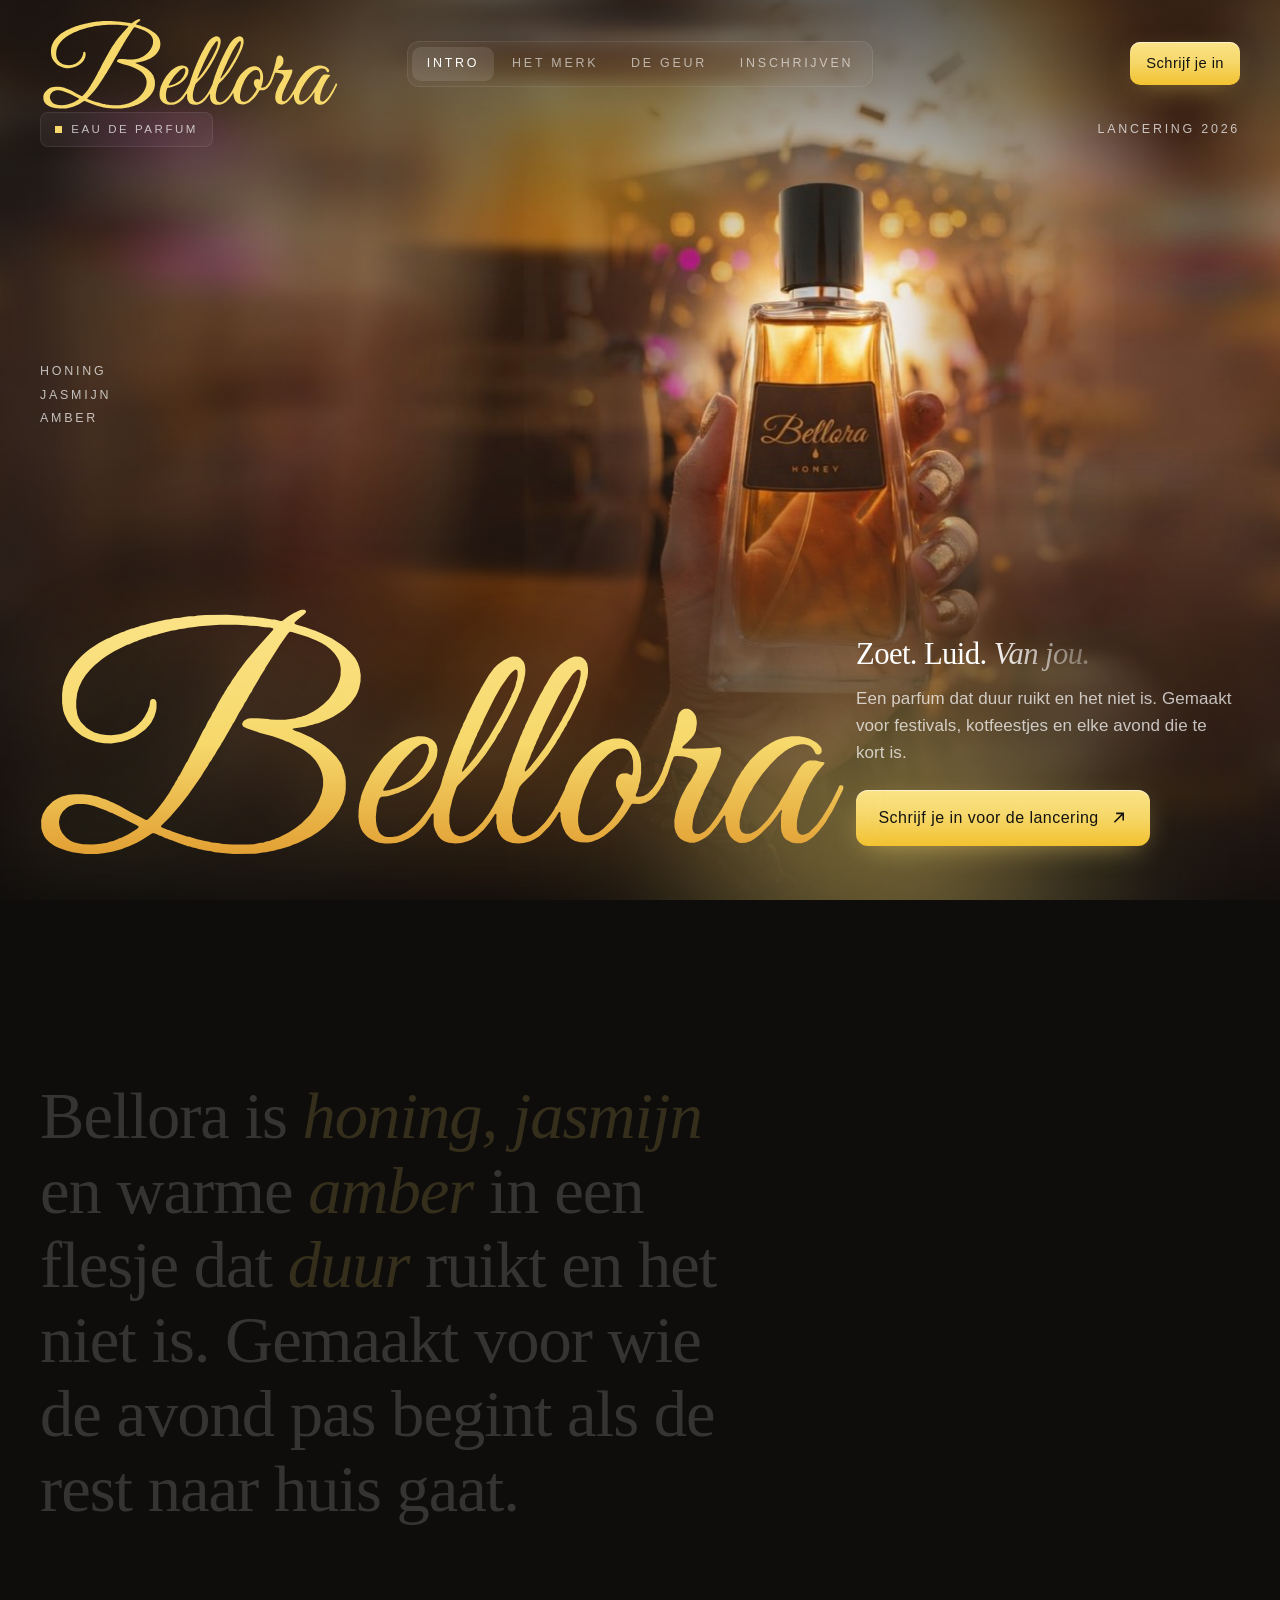
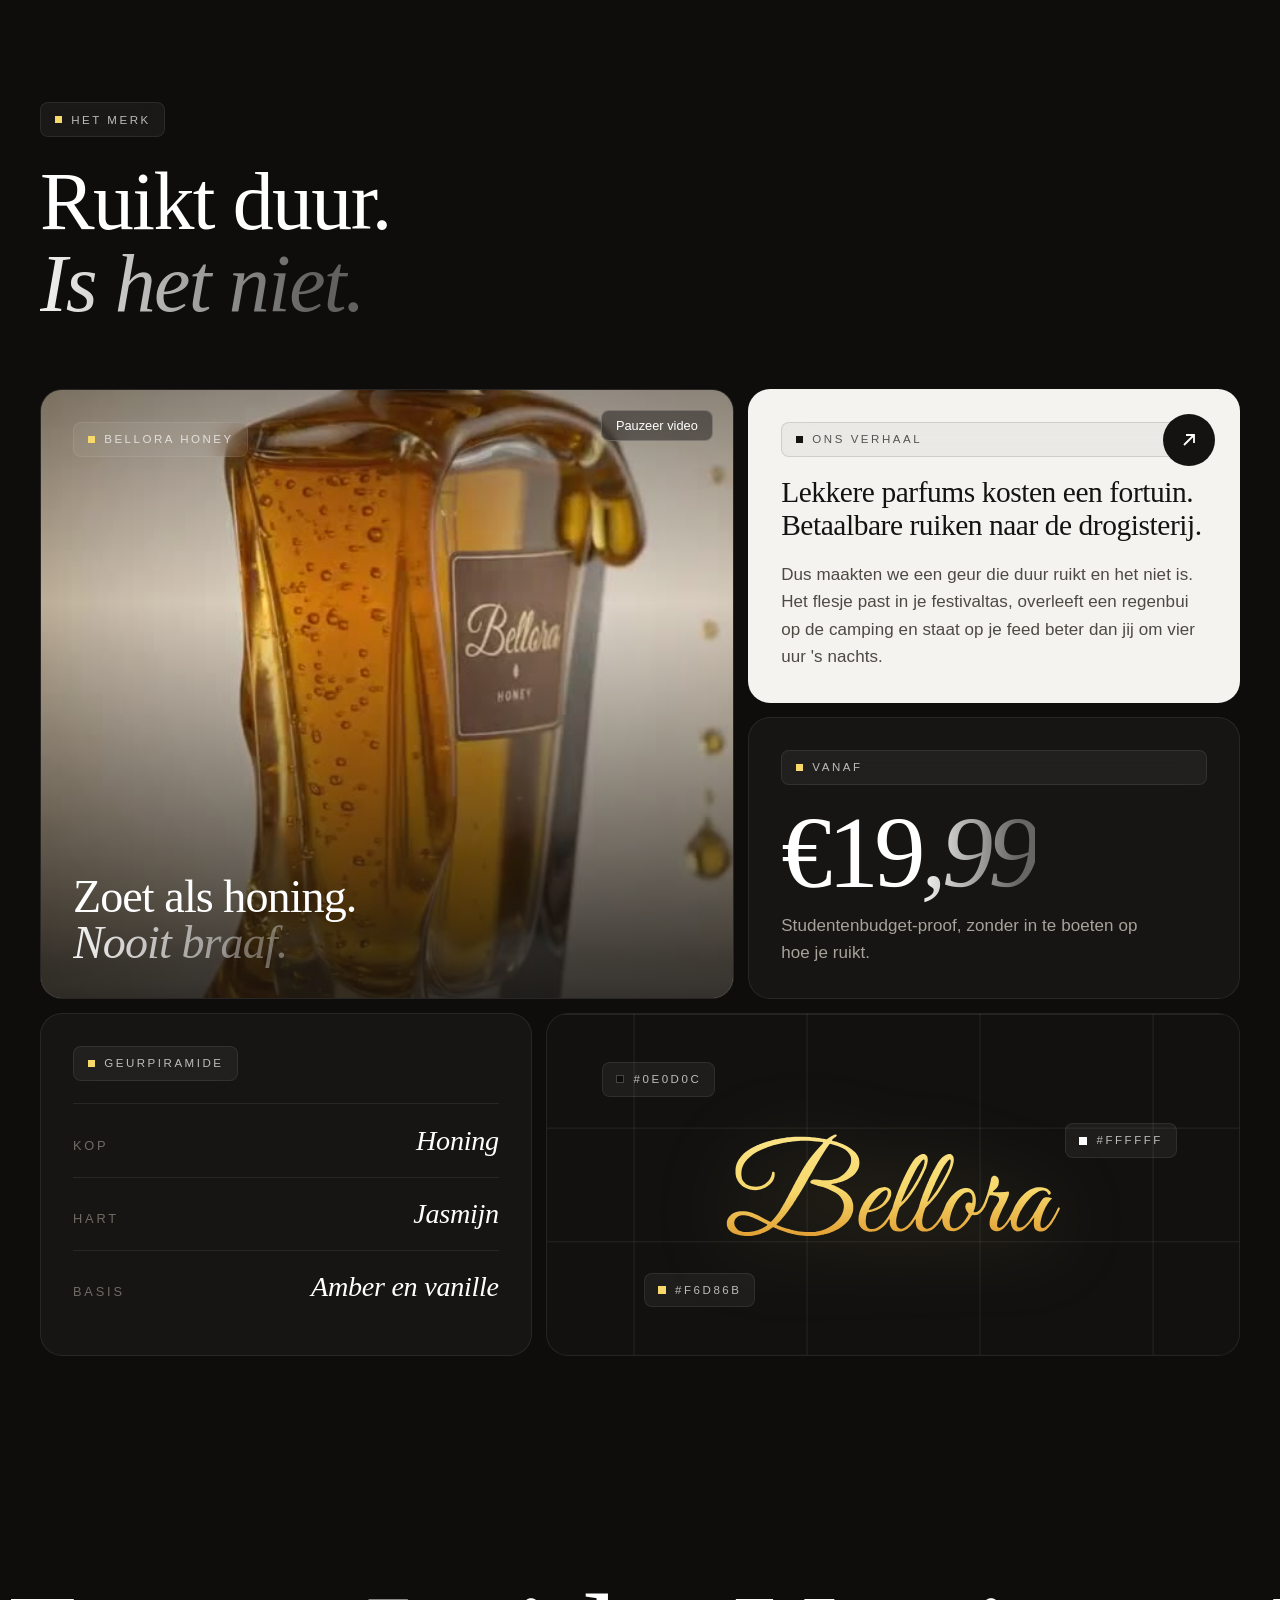
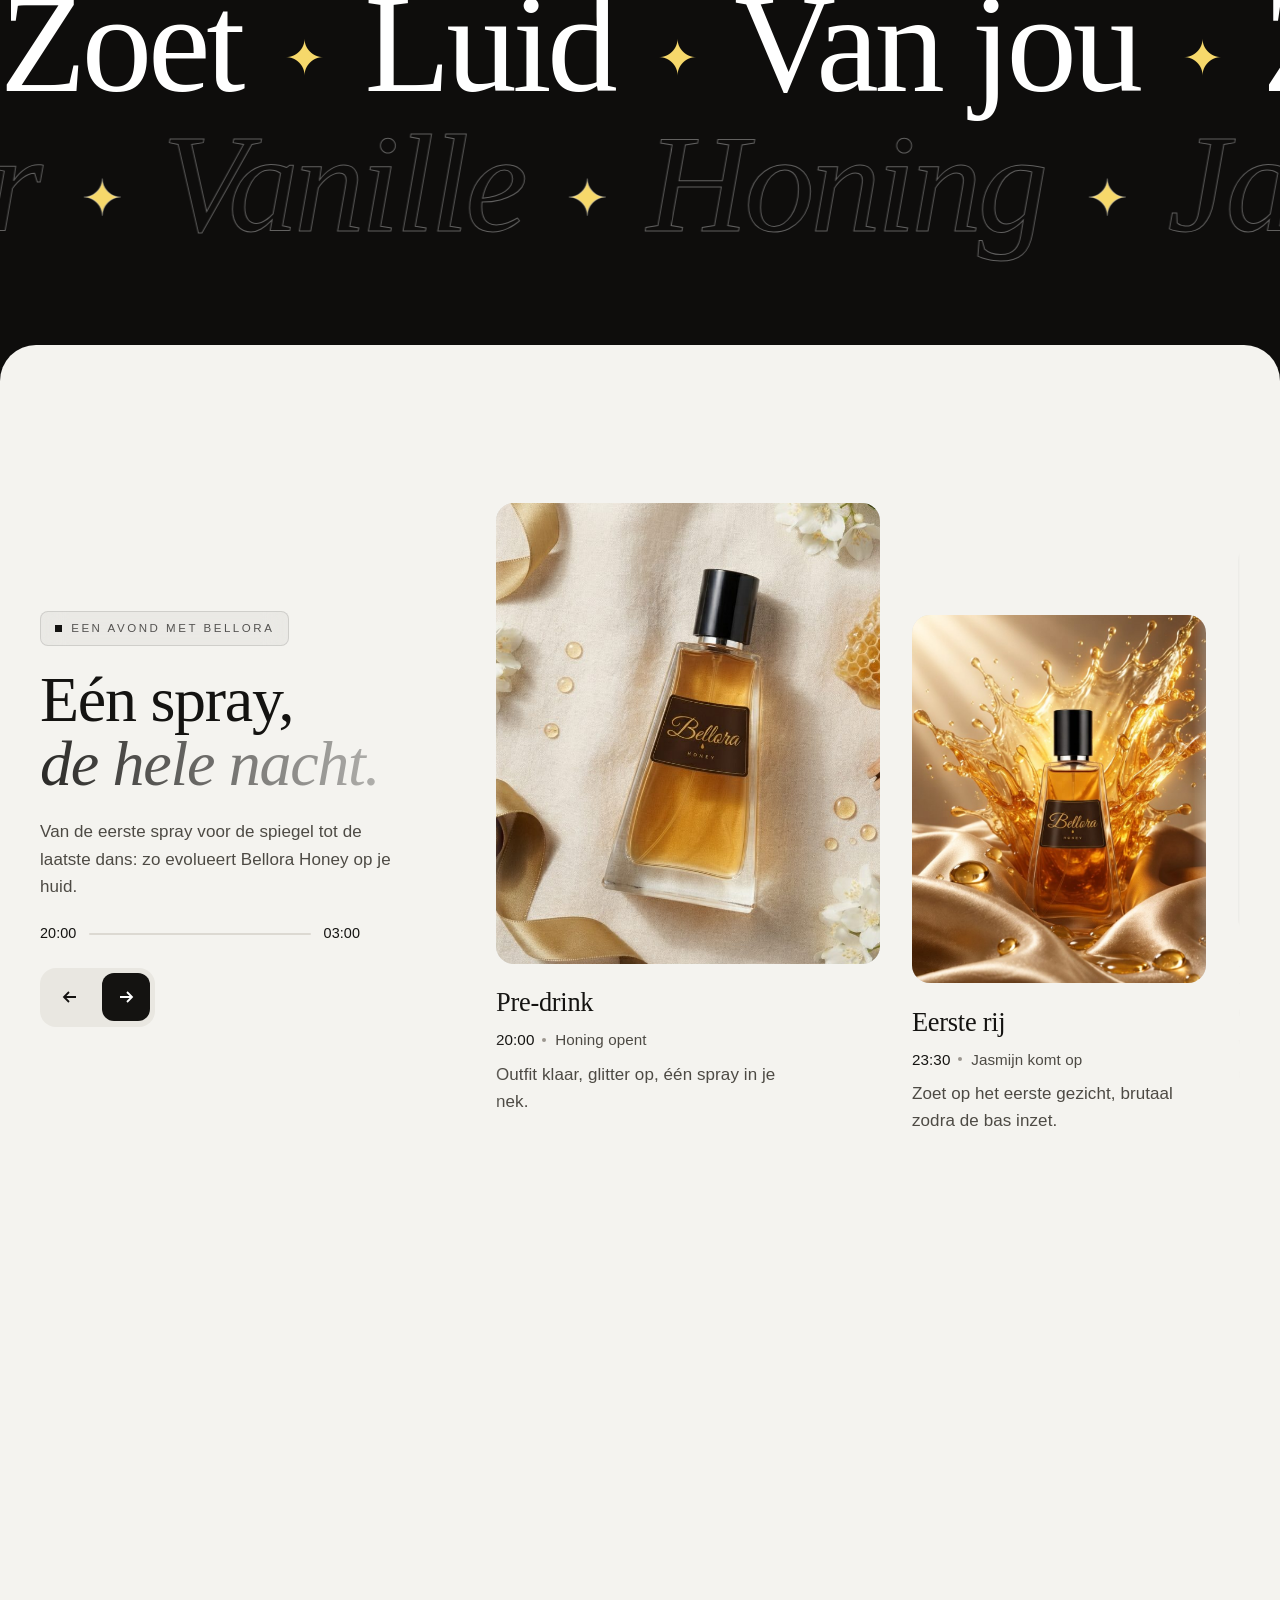
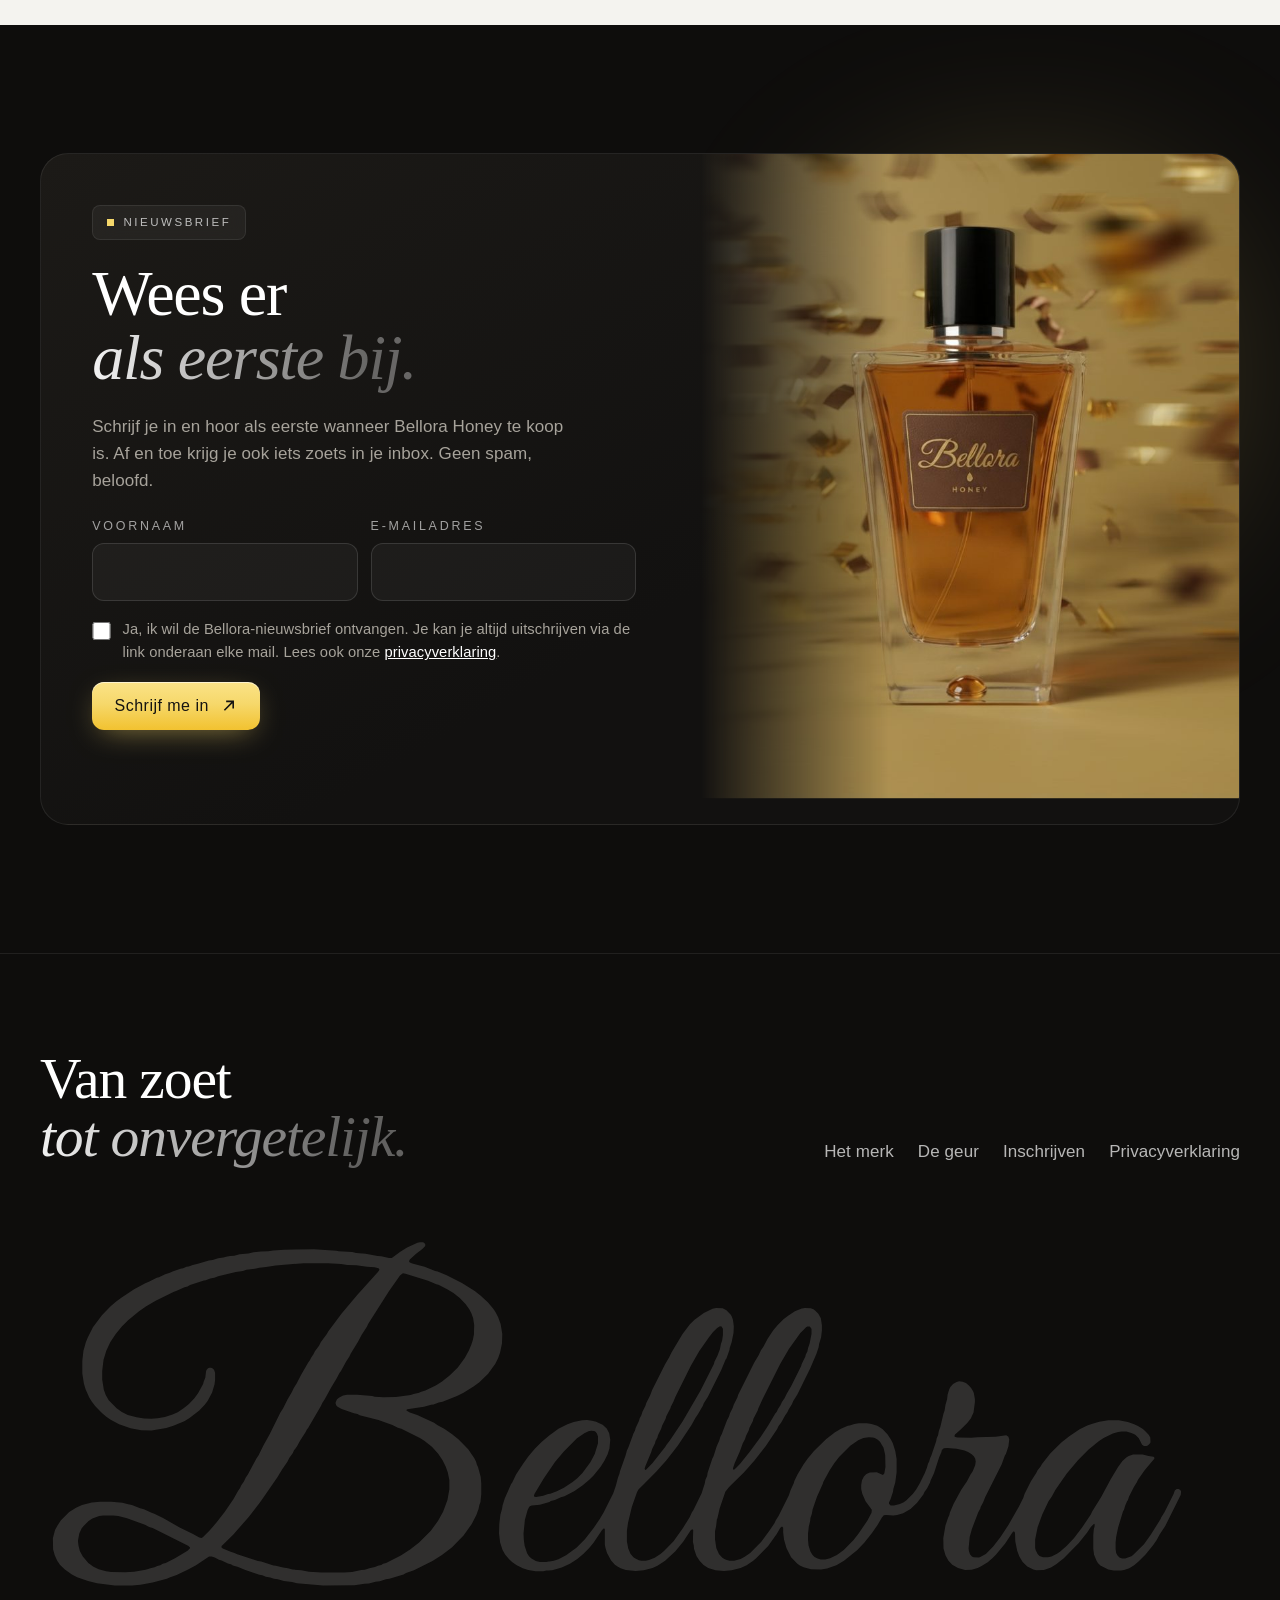
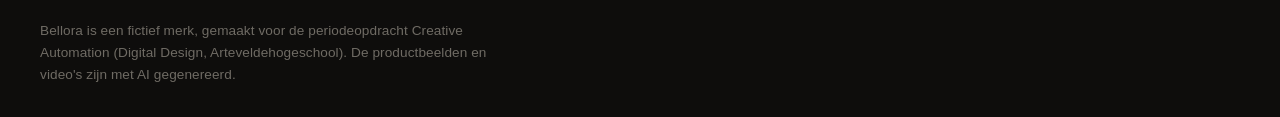
<file: site/index.html>
<!DOCTYPE html>
<html lang="nl">
<head>
  <meta charset="UTF-8">
  <meta name="viewport" content="width=device-width, initial-scale=1">
  <title>Bellora Honey: zoet, luid, van jou</title>
  <meta name="description" content="Bellora Honey: een betaalbaar parfum met honing, jasmijn en amber, gemaakt voor festivals en lange nachten. Schrijf je in voor de lancering.">
  <meta name="theme-color" content="#0E0D0C">
  <meta property="og:title" content="Bellora Honey: zoet, luid, van jou">
  <meta property="og:description" content="Betaalbaar parfum voor festivals en lange nachten. Schrijf je in voor de lancering.">
  <meta property="og:image" content="assets/img/bellora-hero-blur.jpg">
  <link rel="preconnect" href="https://fonts.googleapis.com">
  <link rel="preconnect" href="https://fonts.gstatic.com" crossorigin>
  <link href="https://fonts.googleapis.com/css2?family=Bricolage+Grotesque:opsz,wdth,wght@12..96,75..100,300..600&display=swap" rel="stylesheet">
  <link rel="stylesheet" href="assets/css/style.css">
</head>
<body>

  <a class="skip" href="#inschrijven">Ga meteen naar inschrijven</a>
  <div class="progress" aria-hidden="true"><span></span></div>

  <!-- Woordmerk "Bellora": gevectoriseerd uit het etiket (Honey, 90 × 40 mm) -->
  <svg width="0" height="0" style="position:absolute" aria-hidden="true">
    <symbol id="wordmark" viewBox="0 0 528 168">
      <path fill-rule="evenodd" d="M210.38 139.00 L210.88 143.25 L212.00 146.62 L213.25 148.88 L215.12 151.00 L216.50 152.25 L218.50 153.62 L221.25 155.00 L223.75 155.88 L227.12 156.38 L230.75 156.38 L232.12 156.12 L234.75 156.00 L239.12 154.75 L242.88 153.00 L246.25 150.75 L249.12 148.38 L251.62 145.88 L253.62 143.50 L257.62 137.50 L258.50 136.75 L258.88 137.12 L258.88 144.12 L259.12 145.50 L259.88 148.00 L261.75 151.50 L263.50 153.38 L264.88 154.38 L266.12 155.00 L268.50 155.88 L273.00 156.25 L276.75 156.00 L280.75 154.88 L283.00 153.88 L286.50 151.62 L291.12 147.38 L294.88 142.75 L298.25 137.62 L299.00 137.12 L299.38 137.50 L299.25 143.00 L299.62 144.50 L299.75 146.12 L300.88 149.38 L302.38 151.75 L304.12 153.50 L306.25 154.88 L309.62 156.00 L313.50 156.25 L317.00 156.00 L321.12 154.88 L323.88 153.62 L326.75 151.75 L328.25 150.50 L333.75 144.88 L337.75 139.25 L339.25 136.62 L339.88 136.00 L340.25 136.00 L340.62 136.50 L340.62 138.62 L341.00 141.88 L342.12 145.75 L344.25 150.00 L347.00 152.88 L348.25 153.75 L350.00 154.62 L353.38 155.50 L358.00 155.62 L360.75 155.12 L365.00 153.62 L368.50 151.62 L374.62 146.62 L377.88 143.25 L381.25 139.00 L383.88 135.25 L385.88 131.75 L386.75 130.75 L387.88 130.62 L391.12 130.88 L392.88 130.62 L395.62 129.88 L399.00 127.88 L402.00 125.00 L404.88 121.25 L405.38 120.12 L406.62 118.38 L408.00 115.62 L408.12 115.00 L409.75 111.50 L412.12 104.12 L413.12 101.88 L413.38 100.88 L414.25 100.00 L415.88 99.88 L420.12 100.25 L423.75 101.12 L425.38 101.75 L426.88 102.62 L428.00 103.75 L428.62 104.75 L428.88 106.12 L428.62 107.88 L427.50 110.62 L426.38 112.25 L424.75 115.38 L422.25 119.00 L418.75 125.50 L417.00 129.62 L416.75 130.75 L416.25 131.75 L415.00 135.50 L414.00 141.25 L414.12 146.00 L415.00 149.12 L416.38 151.62 L418.12 153.38 L420.75 154.88 L424.00 155.88 L427.00 155.75 L429.75 154.88 L431.38 154.12 L434.38 152.25 L436.38 150.62 L438.12 148.88 L442.38 143.75 L445.62 138.75 L446.12 138.25 L446.50 138.25 L446.88 138.75 L447.00 142.62 L447.88 147.00 L448.88 149.62 L450.38 152.12 L452.50 154.25 L455.25 155.62 L456.62 156.00 L460.12 155.88 L463.38 154.75 L465.75 153.25 L469.25 150.50 L476.12 143.50 L479.88 138.75 L481.62 136.12 L483.12 134.62 L483.38 134.88 L483.38 135.75 L483.00 137.12 L482.75 139.88 L482.75 146.12 L483.12 148.88 L484.25 151.62 L484.88 152.62 L486.00 153.75 L489.62 155.62 L492.12 156.12 L495.50 156.12 L496.88 155.88 L499.25 155.00 L501.50 153.62 L503.62 151.88 L506.62 148.88 L510.25 144.38 L511.75 142.25 L513.25 139.50 L515.75 135.62 L522.88 121.38 L523.00 119.75 L522.62 119.12 L521.88 118.75 L521.00 118.75 L520.12 119.38 L519.62 120.88 L515.38 129.38 L513.88 131.75 L513.62 132.50 L509.25 139.50 L506.00 144.00 L501.12 148.88 L500.25 149.50 L497.38 150.62 L496.00 150.62 L494.75 150.12 L493.88 149.25 L493.25 148.00 L493.00 146.25 L493.00 143.25 L493.25 140.75 L494.12 136.50 L496.38 129.00 L496.88 128.12 L497.38 126.38 L498.25 124.38 L498.62 123.88 L499.12 122.25 L501.38 117.75 L502.75 115.62 L503.25 114.50 L506.38 110.00 L510.75 104.88 L510.75 104.25 L510.38 103.88 L508.12 103.62 L505.38 102.88 L501.00 102.88 L499.00 103.62 L497.88 104.25 L496.12 105.88 L494.12 108.62 L490.75 114.25 L486.38 122.38 L482.25 129.00 L481.62 130.38 L477.62 136.38 L473.88 141.25 L470.50 144.88 L467.62 147.38 L466.12 148.38 L463.62 149.62 L462.00 150.00 L459.75 150.00 L458.12 149.38 L457.25 148.50 L456.38 146.75 L456.12 145.75 L456.12 141.88 L457.25 136.25 L459.38 130.38 L462.25 124.38 L463.75 122.12 L465.38 119.12 L470.62 111.62 L475.75 105.50 L480.50 100.75 L485.25 96.88 L487.50 95.38 L491.75 93.25 L494.12 92.62 L495.88 92.38 L497.88 92.38 L499.88 92.88 L501.38 93.50 L502.12 94.00 L503.62 95.50 L505.12 98.38 L506.00 99.00 L507.12 99.00 L507.75 98.75 L508.62 98.00 L509.00 97.25 L508.88 95.12 L508.25 94.00 L506.62 92.25 L505.50 91.25 L503.25 89.88 L501.50 89.00 L498.62 88.00 L494.50 87.25 L489.62 87.25 L485.50 87.88 L482.38 88.75 L480.00 89.62 L476.50 91.38 L471.75 94.50 L468.12 97.38 L463.12 102.38 L459.25 107.25 L458.62 108.38 L457.25 110.12 L456.62 111.38 L454.25 115.00 L451.25 121.00 L450.75 122.62 L448.75 126.62 L444.00 135.00 L440.25 140.75 L436.88 145.12 L433.50 148.50 L430.75 150.00 L430.25 150.12 L427.88 150.00 L427.12 149.62 L426.25 148.62 L425.75 147.12 L425.62 145.88 L426.12 140.75 L427.12 137.00 L430.00 129.50 L431.00 127.62 L431.12 127.00 L432.25 124.88 L433.25 122.38 L440.75 107.50 L442.25 103.38 L442.75 102.50 L443.88 99.12 L444.25 96.00 L443.88 94.75 L442.88 94.12 L438.00 94.75 L429.62 95.00 L426.88 95.25 L420.50 95.12 L419.50 94.88 L419.12 94.50 L419.38 93.75 L422.12 91.38 L425.00 88.50 L426.62 86.38 L427.88 83.62 L428.50 79.00 L428.50 77.50 L428.00 74.75 L427.62 73.75 L426.75 72.38 L425.75 71.25 L424.38 70.12 L422.88 69.50 L421.25 69.38 L420.12 69.62 L418.50 70.62 L417.25 72.00 L416.75 73.00 L416.00 75.38 L415.75 77.62 L415.00 80.25 L414.62 82.75 L414.12 84.12 L412.62 90.38 L412.00 92.00 L411.62 94.12 L411.00 95.50 L410.75 96.88 L408.50 103.50 L408.00 104.50 L407.50 106.25 L407.00 107.12 L406.50 109.00 L405.50 111.50 L403.25 116.12 L401.50 119.00 L400.00 121.00 L397.12 123.88 L395.88 124.75 L394.12 125.62 L391.38 126.25 L389.88 126.25 L389.12 125.50 L389.12 124.88 L389.88 123.25 L391.00 119.88 L391.12 118.75 L392.00 115.75 L392.62 111.00 L392.62 105.00 L392.00 101.25 L390.88 97.75 L390.00 96.00 L388.50 93.75 L386.25 91.38 L384.88 90.38 L383.75 89.75 L381.12 88.88 L379.00 88.62 L375.25 88.62 L373.25 88.88 L371.12 89.62 L370.25 89.75 L367.12 91.12 L364.38 92.75 L360.38 95.75 L354.75 101.25 L351.88 104.75 L350.00 107.38 L347.25 112.00 L345.75 115.00 L345.38 116.25 L344.00 119.25 L343.25 121.62 L338.50 131.12 L337.25 133.00 L336.62 134.38 L334.38 137.75 L330.50 143.00 L325.50 148.00 L323.00 149.75 L321.12 150.75 L318.12 151.62 L316.00 151.62 L314.12 151.00 L312.88 150.38 L311.25 148.62 L310.00 145.88 L309.38 141.75 L309.38 138.12 L309.88 135.75 L310.25 132.62 L310.50 132.12 L311.50 127.62 L314.12 120.00 L315.75 117.88 L322.62 111.12 L327.38 105.75 L332.75 98.88 L337.88 91.25 L338.38 90.12 L339.88 88.00 L341.50 85.00 L342.62 83.38 L343.12 82.25 L344.62 79.88 L345.25 78.38 L347.12 75.38 L353.00 63.50 L355.88 56.75 L356.88 53.75 L357.12 52.12 L358.00 49.25 L358.38 46.12 L358.38 43.62 L357.88 40.50 L356.75 38.38 L355.25 36.88 L354.50 36.38 L353.25 35.88 L350.50 35.75 L349.12 36.00 L346.00 37.25 L342.88 39.25 L340.75 40.88 L338.12 43.50 L336.00 46.12 L333.50 49.88 L331.62 53.38 L330.38 55.25 L329.38 57.38 L327.38 60.75 L320.00 75.50 L319.62 76.75 L318.00 80.00 L317.50 81.50 L316.25 84.00 L315.75 85.62 L314.88 87.25 L312.50 93.50 L311.75 95.00 L311.38 96.38 L310.12 99.25 L308.75 103.62 L308.12 104.88 L306.00 111.25 L305.75 112.75 L305.00 114.50 L304.62 116.38 L303.25 120.62 L299.50 128.38 L298.75 129.50 L297.75 131.62 L294.62 136.75 L290.38 142.62 L286.12 147.00 L284.38 148.50 L281.75 150.25 L279.12 151.25 L277.62 151.62 L275.62 151.62 L274.50 151.38 L272.88 150.62 L272.00 150.00 L270.62 148.38 L269.62 146.00 L269.00 142.75 L269.00 137.88 L269.50 134.25 L271.25 127.00 L273.62 120.25 L274.38 118.88 L282.62 110.62 L287.12 105.50 L292.38 98.75 L298.62 89.38 L300.38 86.12 L301.62 84.38 L303.75 80.62 L304.25 79.38 L306.12 76.38 L312.25 64.12 L314.25 59.38 L314.62 58.88 L316.00 55.00 L316.12 54.12 L317.00 51.50 L317.88 47.12 L318.00 44.12 L317.62 41.25 L317.12 39.75 L316.62 38.88 L314.62 36.75 L312.88 35.88 L309.88 35.75 L308.25 36.12 L304.25 38.00 L300.00 41.12 L297.88 43.25 L294.50 47.62 L289.50 56.00 L288.38 58.38 L286.38 61.75 L280.62 73.25 L279.62 75.88 L277.88 79.25 L277.50 80.50 L276.12 83.25 L275.62 84.88 L274.88 86.25 L274.50 87.50 L273.00 90.75 L272.75 91.75 L272.00 93.25 L269.75 99.50 L269.00 101.12 L268.38 103.38 L265.75 110.75 L265.62 111.62 L264.88 113.50 L263.88 117.38 L262.75 120.62 L258.38 129.38 L256.62 132.38 L253.75 136.62 L249.75 141.75 L246.00 145.50 L241.12 149.12 L237.62 150.88 L235.50 151.62 L232.00 152.12 L229.12 152.12 L227.25 151.75 L225.25 150.62 L224.12 149.50 L223.25 148.12 L222.12 144.75 L221.75 142.00 L221.62 139.12 L222.25 132.75 L223.50 128.38 L224.00 127.25 L224.50 126.62 L225.38 126.25 L229.12 125.88 L233.50 124.62 L234.12 124.25 L236.00 123.75 L238.75 122.50 L240.38 122.00 L245.00 119.62 L248.75 117.00 L251.75 114.50 L253.62 112.62 L256.88 108.62 L258.62 105.88 L260.12 102.88 L261.00 100.12 L261.38 96.12 L260.88 93.12 L259.75 91.00 L257.88 89.25 L254.88 87.88 L253.00 87.38 L250.75 87.12 L248.50 87.25 L244.62 88.00 L241.75 89.00 L237.62 91.12 L233.25 94.25 L230.00 97.00 L226.88 100.12 L223.88 103.75 L221.50 107.00 L218.25 112.00 L216.50 115.62 L215.88 116.50 L213.00 123.12 L212.00 126.25 L211.75 127.88 L211.00 130.50 L210.50 134.75Z M382.62 95.38 L384.00 96.12 L385.00 97.00 L386.62 99.75 L387.38 103.12 L387.50 108.62 L387.00 111.50 L386.38 112.25 L383.50 111.00 L380.38 111.12 L378.75 111.88 L377.62 113.00 L376.75 114.75 L376.38 116.88 L376.38 118.75 L376.88 120.88 L378.38 124.38 L381.25 128.25 L381.12 129.62 L379.25 133.12 L375.12 139.25 L372.88 142.12 L368.38 146.62 L365.25 149.00 L362.12 150.50 L359.88 151.00 L357.88 151.00 L356.38 150.62 L355.00 149.88 L354.00 148.88 L353.12 147.38 L352.25 144.62 L352.00 141.88 L352.00 139.25 L352.38 135.88 L353.00 133.38 L353.12 132.00 L353.75 130.12 L354.12 128.12 L356.12 122.25 L358.88 116.12 L359.00 115.50 L362.00 110.00 L364.12 106.75 L366.25 104.00 L371.38 98.88 L375.00 96.38 L377.38 95.38 L379.88 95.00 L381.75 95.12Z M254.62 92.50 L255.25 93.25 L255.75 94.62 L255.75 97.75 L254.25 102.62 L252.25 106.50 L248.62 111.38 L246.25 113.75 L244.12 115.50 L240.12 118.12 L236.88 119.75 L233.88 120.88 L232.88 121.00 L230.62 121.75 L227.38 122.38 L226.62 122.25 L226.38 121.88 L226.62 121.00 L230.88 113.88 L236.12 106.25 L240.00 101.62 L246.12 95.50 L249.50 93.12 L251.38 92.25 L252.62 92.00 L254.00 92.12Z M352.75 44.25 L353.38 44.88 L353.62 45.50 L353.62 47.50 L352.75 52.00 L352.00 54.25 L351.75 55.62 L351.00 57.12 L350.75 58.12 L349.12 61.38 L348.88 62.38 L344.25 71.62 L342.25 75.00 L341.25 77.12 L340.12 78.75 L339.38 80.38 L338.25 82.00 L337.62 83.38 L337.00 84.12 L333.75 89.62 L330.38 94.75 L325.12 101.88 L320.88 107.12 L319.12 109.00 L318.25 109.75 L317.75 109.88 L317.62 109.25 L318.38 106.88 L320.75 101.50 L322.12 97.75 L323.12 95.88 L323.62 94.25 L324.88 91.75 L325.12 90.75 L326.75 87.50 L327.00 86.50 L329.00 82.62 L329.12 82.00 L331.25 77.38 L339.25 61.38 L343.25 54.50 L348.50 47.25 L351.12 44.62 L351.75 44.25Z M312.38 44.25 L313.00 45.25 L313.00 48.25 L312.62 50.75 L312.12 52.12 L311.62 54.62 L310.50 57.62 L309.12 60.38 L308.88 61.38 L302.75 73.62 L294.50 87.75 L288.75 96.38 L287.00 98.62 L286.62 99.38 L280.75 106.75 L277.75 109.88 L277.38 110.00 L277.12 109.38 L277.50 108.12 L280.12 101.88 L280.62 100.25 L281.88 97.75 L282.12 96.75 L283.00 95.12 L283.25 94.12 L284.75 91.00 L285.12 89.75 L286.75 86.50 L287.00 85.50 L289.00 81.62 L289.12 81.00 L290.25 78.88 L291.25 76.38 L298.25 62.38 L302.12 55.62 L306.62 49.12 L308.50 46.75 L310.38 44.88 L311.62 44.12Z M208.75 37.62 L207.75 36.12 L205.25 33.12 L202.00 30.12 L199.25 28.00 L193.38 24.25 L186.38 20.75 L182.25 19.00 L181.12 18.75 L176.25 16.88 L170.62 15.38 L169.50 14.88 L169.12 14.38 L169.50 13.50 L172.38 10.88 L175.25 8.75 L176.38 7.62 L176.62 7.00 L176.50 6.25 L175.62 5.62 L174.12 5.62 L173.00 5.88 L168.25 8.00 L165.12 10.00 L161.25 12.88 L160.00 12.88 L156.38 12.00 L154.75 11.88 L149.25 10.88 L144.88 10.50 L143.12 10.12 L136.88 9.75 L135.75 9.50 L125.62 8.88 L111.88 9.00 L106.88 9.38 L104.62 9.75 L101.25 9.88 L97.88 10.25 L95.50 10.75 L91.50 11.12 L89.00 11.75 L87.12 11.88 L85.25 12.25 L84.12 12.62 L81.62 13.00 L79.12 13.75 L77.38 14.00 L72.38 15.50 L70.00 16.00 L68.12 16.75 L67.12 16.88 L65.62 17.50 L64.38 17.75 L60.75 19.00 L59.50 19.62 L57.38 20.25 L54.50 21.62 L53.50 21.88 L50.12 23.62 L48.25 24.38 L43.12 27.12 L37.25 31.00 L34.62 33.00 L32.25 35.12 L28.38 39.12 L24.25 44.62 L21.88 49.25 L21.00 51.50 L19.88 55.50 L19.38 59.88 L19.38 65.75 L20.12 70.50 L20.88 73.00 L22.50 76.62 L23.62 78.50 L25.25 80.62 L28.25 83.75 L30.38 85.62 L32.38 87.00 L36.25 89.00 L41.50 90.88 L46.38 91.75 L51.12 91.88 L57.88 90.75 L61.12 89.75 L66.12 87.62 L68.38 86.25 L73.00 82.75 L75.50 80.12 L76.88 78.25 L78.88 74.50 L80.00 70.75 L80.25 68.62 L80.25 65.38 L79.75 64.00 L79.00 63.38 L78.38 63.12 L77.62 63.12 L77.00 63.38 L76.38 64.00 L76.12 64.62 L75.75 67.75 L75.00 69.50 L74.75 70.62 L72.50 74.75 L70.75 77.12 L68.25 79.75 L66.12 81.50 L63.12 83.50 L60.75 84.62 L57.25 85.75 L53.88 86.25 L51.12 86.50 L47.75 86.38 L44.25 85.88 L40.25 84.75 L37.50 83.38 L35.12 81.75 L31.50 78.00 L30.12 75.62 L29.25 73.25 L28.50 68.50 L28.50 64.62 L29.12 59.50 L30.38 55.38 L32.25 51.38 L34.62 47.75 L37.50 44.25 L40.38 41.38 L45.25 37.38 L48.50 35.12 L53.00 32.38 L61.38 28.25 L62.38 28.00 L66.25 26.25 L67.62 25.88 L68.75 25.25 L75.12 23.12 L76.00 23.00 L78.00 22.25 L79.88 21.88 L81.62 21.25 L89.75 19.25 L93.00 18.75 L94.62 18.25 L98.50 17.75 L100.50 17.25 L103.62 17.00 L108.00 16.25 L120.88 15.25 L132.00 15.25 L138.00 15.62 L140.88 16.00 L145.00 16.12 L149.88 16.88 L153.38 17.12 L155.12 17.50 L155.50 17.88 L155.50 18.38 L154.88 19.25 L145.38 29.75 L138.25 38.25 L132.25 46.25 L131.38 47.75 L128.75 51.38 L127.88 53.00 L126.00 55.62 L125.25 57.12 L124.25 58.50 L123.75 59.62 L123.00 60.62 L119.75 66.25 L117.62 70.38 L116.38 72.25 L115.38 74.38 L113.38 77.75 L111.50 81.62 L110.12 83.75 L105.25 93.62 L102.38 98.75 L100.12 103.38 L99.25 104.62 L95.25 112.12 L94.25 113.50 L93.38 115.38 L92.25 117.00 L91.62 118.38 L90.88 119.38 L88.62 123.38 L84.62 129.25 L80.88 134.12 L77.62 137.88 L74.62 140.88 L74.00 141.12 L73.00 141.00 L70.12 139.38 L64.00 136.38 L56.38 132.00 L52.38 130.00 L51.12 129.62 L47.62 128.00 L45.88 127.50 L42.12 126.00 L40.38 125.75 L37.75 125.00 L32.75 124.50 L27.50 124.50 L23.75 124.88 L19.25 126.00 L16.50 127.25 L13.38 129.25 L9.50 133.12 L7.88 135.62 L6.88 137.50 L5.88 141.25 L6.00 146.50 L6.75 149.12 L7.88 151.62 L9.12 153.38 L11.38 155.62 L14.62 157.88 L17.00 159.12 L22.00 160.88 L26.12 161.88 L34.25 163.00 L42.25 163.00 L46.00 162.62 L51.62 161.62 L58.12 159.88 L59.38 159.25 L62.62 158.12 L67.88 155.62 L71.50 153.62 L77.50 149.62 L78.62 149.62 L80.12 150.12 L82.00 151.12 L83.25 151.50 L86.12 152.88 L87.50 153.25 L88.38 153.75 L90.50 154.38 L94.12 155.88 L100.50 158.00 L101.88 158.25 L103.50 158.88 L105.50 159.25 L107.25 159.88 L109.00 160.12 L111.75 160.88 L115.50 161.38 L117.75 161.88 L129.75 163.00 L144.12 162.88 L148.75 162.12 L150.75 162.00 L153.75 161.25 L155.75 161.00 L158.50 160.12 L160.12 159.88 L166.62 157.88 L167.75 157.25 L171.38 156.00 L179.88 151.75 L184.38 148.88 L188.88 145.38 L194.12 140.00 L197.88 134.75 L200.00 130.62 L201.00 127.88 L201.38 126.00 L201.88 124.62 L202.25 121.00 L202.25 116.25 L202.00 113.25 L200.75 108.62 L200.25 107.62 L199.88 106.25 L199.00 104.50 L196.25 100.50 L191.88 96.00 L188.75 93.50 L185.25 91.12 L182.25 89.50 L180.62 88.38 L172.88 84.75 L169.50 83.62 L168.12 82.88 L167.88 82.50 L168.38 82.12 L176.00 81.00 L179.25 80.12 L180.38 80.00 L182.75 79.12 L184.50 78.75 L191.12 76.12 L194.12 74.62 L198.88 71.62 L201.38 69.75 L205.38 65.88 L208.62 61.38 L210.00 58.62 L210.88 56.12 L211.75 51.88 L211.88 47.62 L211.12 43.12 L210.00 40.00Z M17.38 142.38 L18.00 139.12 L19.12 136.75 L19.88 135.75 L22.25 133.38 L24.00 132.25 L27.12 131.12 L29.00 130.88 L33.50 130.88 L35.88 131.12 L39.88 132.12 L48.12 135.12 L50.00 136.12 L51.62 136.62 L67.88 144.75 L68.75 145.50 L68.75 145.88 L67.62 147.00 L61.88 150.50 L57.62 152.62 L56.25 153.00 L55.12 153.62 L53.75 154.00 L52.50 154.62 L50.62 155.00 L48.38 155.75 L43.12 156.62 L39.00 156.88 L32.62 156.75 L30.25 156.38 L26.88 155.50 L24.50 154.38 L22.12 152.62 L19.62 149.62 L18.25 147.12 L17.62 144.62Z M192.38 31.12 L195.12 34.00 L196.75 36.38 L197.75 38.25 L198.50 40.38 L199.00 43.50 L198.88 47.88 L198.38 50.38 L197.62 52.75 L196.62 55.12 L194.75 58.50 L191.50 63.00 L187.88 66.62 L184.12 69.50 L181.38 71.25 L176.62 73.62 L174.38 74.25 L173.75 74.62 L171.25 75.12 L169.88 75.62 L163.12 76.50 L157.38 76.62 L153.38 76.38 L152.25 76.12 L145.38 75.50 L140.75 75.50 L138.88 75.88 L137.00 76.88 L136.12 77.62 L135.50 79.00 L135.50 79.62 L135.88 80.50 L136.38 81.00 L138.25 82.00 L143.88 84.00 L145.50 84.38 L146.50 84.88 L155.12 87.12 L161.50 89.38 L164.00 90.62 L165.62 91.12 L174.12 95.38 L176.12 96.62 L179.62 99.38 L182.50 102.50 L184.50 105.50 L185.88 108.25 L186.88 111.00 L187.62 114.62 L187.62 118.88 L186.75 123.75 L184.75 129.12 L182.38 133.38 L179.12 137.88 L173.62 143.38 L169.62 146.50 L165.38 149.25 L158.62 152.62 L157.25 153.00 L156.38 153.50 L154.88 153.88 L153.50 154.50 L151.00 155.00 L148.88 155.75 L147.25 155.88 L143.00 156.75 L139.25 157.00 L129.12 157.00 L123.25 156.62 L119.75 156.00 L115.75 155.62 L113.62 155.00 L111.38 154.75 L108.12 153.88 L107.00 153.75 L101.38 152.00 L99.88 151.75 L90.38 148.62 L89.12 148.00 L87.38 147.50 L83.75 146.00 L83.12 145.38 L83.25 144.88 L88.62 139.62 L95.75 131.38 L100.88 124.75 L108.88 113.25 L110.88 109.88 L113.38 106.25 L114.25 104.50 L115.88 102.25 L116.38 101.12 L117.75 99.25 L119.25 96.50 L121.75 92.62 L122.25 91.50 L122.88 90.75 L128.75 80.62 L129.38 79.25 L130.50 77.62 L133.38 72.25 L136.00 68.00 L137.25 65.50 L137.88 64.75 L140.38 60.12 L141.75 58.12 L142.38 56.75 L145.88 51.00 L147.38 48.12 L149.88 44.25 L150.38 43.12 L160.00 28.00 L165.00 20.88 L166.00 20.00 L166.38 19.88 L167.50 20.00 L177.88 23.25 L181.62 24.88 L182.62 25.12 L186.62 27.12 L189.50 28.88Z"/>
    </symbol>
    <linearGradient id="goud" x1="0" y1="0" x2="0" y2="1">
      <stop offset="0" stop-color="#FBE387"/>
      <stop offset=".55" stop-color="#F6D86B"/>
      <stop offset="1" stop-color="#E2A034"/>
    </linearGradient>
  </svg>

  <header class="topbar">
    <a class="brand" href="#top" aria-label="Bellora, naar boven">
      <svg class="wm brand-wm" viewBox="0 0 528 168" aria-hidden="true"><use href="#wordmark"/></svg>
    </a>
    <nav class="pillnav" aria-label="Hoofdmenu">
      <a href="#top" class="is-active">Intro</a>
      <a href="#merk">Het merk</a>
      <a href="#nacht">De geur</a>
      <a href="#inschrijven">Inschrijven</a>
    </nav>
    <a class="btn btn-yellow btn-sm" href="#inschrijven">Schrijf je in</a>
  </header>

  <main id="top">

    <!-- HERO -->
    <section class="hero" data-scroll="hero" aria-labelledby="hero-title">
      <picture class="hero-bg" aria-hidden="true">
        <source media="(max-width: 760px)" srcset="assets/img/bellora-hero-blur-m.jpg">
        <img src="assets/img/bellora-hero-blur.jpg" width="1920" height="1080" alt="">
      </picture>
      <div class="hero-shade" aria-hidden="true"></div>
      <div class="glow glow-hero" aria-hidden="true"></div>

      <div class="hero-meta hero-meta-tl"><span class="tag"><i></i>Eau de parfum</span></div>
      <p class="hero-meta hero-meta-tr">Lancering 2026</p>
      <p class="hero-meta hero-meta-ml">Honing<br>Jasmijn<br>Amber</p>

      <div class="hero-bottom" data-hero-content>
        <h1 id="hero-title" class="hero-word"><span class="sr-only">Bellora</span><svg class="wm wm-gold" viewBox="0 0 528 168" aria-hidden="true"><use href="#wordmark"/></svg></h1>
        <div class="hero-side">
          <p class="hero-claim"><span>Zoet. Luid.</span> <span class="fade">Van jou.</span></p>
          <p class="hero-lead">Een parfum dat duur ruikt en het niet is. Gemaakt voor festivals, kotfeestjes en elke avond die te kort is.</p>
          <a class="btn btn-yellow" href="#inschrijven">
            <span>Schrijf je in voor de lancering</span>
            <svg class="btn-icon" viewBox="0 0 20 20" aria-hidden="true"><path d="M5 15 15 5M7 5h8v8" fill="none" stroke="currentColor" stroke-width="1.8"/></svg>
          </a>
        </div>
      </div>
    </section>

    <!-- STATEMENT: woorden lichten op tijdens het scrollen -->
    <section class="statement" data-scroll="span" aria-label="Over Bellora">
      <div class="wrap">
        <p class="statement-text" data-words>Bellora is honing, jasmijn en warme amber in een flesje dat duur ruikt en het niet is. Gemaakt voor wie de avond pas begint als de rest naar huis gaat.</p>
      </div>
    </section>

    <!-- HET MERK: bento -->
    <section class="brand-section" id="merk" aria-labelledby="merk-title">
      <div class="wrap">
        <div class="section-head">
          <span class="tag reveal"><i></i>Het merk</span>
          <h2 id="merk-title" class="title-xl reveal">Ruikt duur.<br><span class="fade">Is het niet.</span></h2>
        </div>

        <div class="bento">
          <!-- Video -->
          <article class="card card-video" data-scroll="span" data-light>
            <video class="card-media" autoplay muted loop playsinline preload="metadata"
                   poster="assets/img/poster-honing.jpg"
                   aria-label="Video: honing loopt langzaam over een flesje Bellora Honey.">
              <source src="assets/video/bellora-honing.mp4" type="video/mp4">
            </video>
            <div class="card-overlay">
              <span class="tag"><i></i>Bellora Honey</span>
              <p class="card-video-title">Zoet als honing.<br><span class="fade">Nooit braaf.</span></p>
            </div>
            <button class="video-toggle" type="button" aria-pressed="false">Pauzeer video</button>
          </article>

          <!-- Verhaal, witte kaart -->
          <article class="card card-white" data-scroll="span" data-light>
            <span class="tag tag-dark"><i></i>Ons verhaal</span>
            <h3 class="card-title">Lekkere parfums kosten een fortuin. Betaalbare ruiken naar de drogisterij.</h3>
            <p>Dus maakten we een geur die duur ruikt en het niet is. Het flesje past in je festivaltas, overleeft een regenbui op de camping en staat op je feed beter dan jij om vier uur 's nachts.</p>
            <a class="round-link" href="#nacht" aria-label="Ontdek hoe de geur evolueert">
              <svg viewBox="0 0 20 20" aria-hidden="true"><path d="M5 15 15 5M7 5h8v8" fill="none" stroke="currentColor" stroke-width="1.8"/></svg>
            </a>
          </article>

          <!-- Prijs -->
          <article class="card card-stat" data-scroll="span" data-light>
            <span class="tag"><i></i>Vanaf</span>
            <p class="stat" data-count="19.99" aria-label="19 euro 99">€<span class="count">19</span><span class="fade">,<span class="count-dec">99</span></span></p>
            <p class="card-note">Studentenbudget-proof, zonder in te boeten op hoe je ruikt.</p>
          </article>

          <!-- Geurnoten -->
          <article class="card card-notes" data-scroll="span" data-light>
            <span class="tag"><i></i>Geurpiramide</span>
            <dl class="notes">
              <div><dt>Kop</dt><dd>Honing</dd></div>
              <div><dt>Hart</dt><dd>Jasmijn</dd></div>
              <div><dt>Basis</dt><dd>Amber en vanille</dd></div>
            </dl>
          </article>

          <!-- Merkpalet -->
          <article class="card card-palette" data-scroll="span" data-light>
            <div class="palette-grid" aria-hidden="true"></div>
            <span class="chip chip-a"><i style="background:#0E0D0C;border:1px solid #444"></i>#0E0D0C</span>
            <span class="chip chip-b"><i style="background:#fff"></i>#FFFFFF</span>
            <span class="chip chip-c"><i style="background:#F6D86B"></i>#F6D86B</span>
            <p class="palette-logo"><span class="sr-only">Bellora</span>
              <svg class="wm wm-gold" viewBox="0 0 528 168" aria-hidden="true"><use href="#wordmark"/></svg>
            </p>
          </article>
        </div>
      </div>
    </section>

    <!-- Scroll-marquee: beweegt mee met het scrollen -->
    <section class="scroll-marquee" data-scroll="span" aria-hidden="true">
      <p class="sm-row sm-row-1">Zoet <i>✦</i> Luid <i>✦</i> Van jou <i>✦</i> Zoet <i>✦</i> Luid <i>✦</i> Van jou <i>✦</i> Zoet <i>✦</i> Luid <i>✦</i> Van jou</p>
      <p class="sm-row sm-row-2">Honing <i>✦</i> Jasmijn <i>✦</i> Amber <i>✦</i> Vanille <i>✦</i> Honing <i>✦</i> Jasmijn <i>✦</i> Amber <i>✦</i> Vanille</p>
    </section>

    <!-- DE NACHT: vastgepinde sectie, kaarten schuiven horizontaal mee met het scrollen -->
    <section class="night" id="nacht" data-scroll="pin" aria-labelledby="night-title">
      <div class="night-sticky">
        <div class="night-inner">
          <div class="night-intro">
            <span class="tag tag-dark"><i></i>Een avond met Bellora</span>
            <h2 id="night-title" class="title-lg">Eén spray,<br><span class="fade">de hele nacht.</span></h2>
            <p>Van de eerste spray voor de spiegel tot de laatste dans: zo evolueert Bellora Honey op je huid.</p>
            <div class="night-progress" aria-hidden="true">
              <span class="np-time">20:00</span>
              <span class="np-bar"><span></span></span>
              <span class="np-end">03:00</span>
            </div>
            <div class="carousel-nav">
              <button class="nav-btn" type="button" data-dir="-1" aria-label="Vorig moment">
                <svg viewBox="0 0 20 20" aria-hidden="true"><path d="M16 10H4m5-5-5 5 5 5" fill="none" stroke="currentColor" stroke-width="1.8"/></svg>
              </button>
              <button class="nav-btn nav-btn-dark" type="button" data-dir="1" aria-label="Volgend moment">
                <svg viewBox="0 0 20 20" aria-hidden="true"><path d="M4 10h12m-5-5 5 5-5 5" fill="none" stroke="currentColor" stroke-width="1.8"/></svg>
              </button>
            </div>
          </div>

          <div class="moments-viewport">
            <ol class="moments" id="moments" tabindex="0" aria-label="Drie momenten van de avond">
              <li class="moment m1">
                <div class="moment-img"><img src="assets/img/bellora-satijn.jpg" width="1024" height="1024" loading="lazy"
                     alt="Een flesje Bellora Honey op champagnekleurige zijde, tussen honingraat, jasmijn en een honinglepel."></div>
                <h3>Pre-drink</h3>
                <p class="moment-meta"><time>20:00</time> <span>Honing opent</span></p>
                <p>Outfit klaar, glitter op, één spray in je nek.</p>
              </li>
              <li class="moment m2">
                <div class="moment-img"><img src="assets/img/bellora-honing-plons.jpg" width="922" height="1152" loading="lazy"
                     alt="Een flesje Bellora Honey midden in een gouden plons honing."></div>
                <h3>Eerste rij</h3>
                <p class="moment-meta"><time>23:30</time> <span>Jasmijn komt op</span></p>
                <p>Zoet op het eerste gezicht, brutaal zodra de bas inzet.</p>
              </li>
              <li class="moment m3">
                <div class="moment-img"><img src="assets/img/bellora-spray-nacht.jpg" width="805" height="1200" loading="lazy"
                     alt="Een flesje Bellora Honey in het donker, met een wolk goudglitter uit de verstuiver."></div>
                <h3>Na middernacht</h3>
                <p class="moment-meta"><time>03:00</time> <span>Amber blijft</span></p>
                <p>Warme amber en vanille. Jij ook, tot de laatste dans.</p>
              </li>
              <li class="moment m4">
                <div class="moment-end">
                  <p class="moment-end-title">Klaar voor<br>de volgende?</p>
                  <a class="btn btn-dark" href="#inschrijven">
                    <span>Schrijf je in</span>
                    <svg class="btn-icon" viewBox="0 0 20 20" aria-hidden="true"><path d="M5 15 15 5M7 5h8v8" fill="none" stroke="currentColor" stroke-width="1.8"/></svg>
                  </a>
                </div>
              </li>
            </ol>
          </div>
        </div>
      </div>
    </section>

    <!-- INSCHRIJVEN -->
    <section class="signup" id="inschrijven" data-scroll="span" aria-labelledby="signup-title">
      <div class="glow glow-signup" aria-hidden="true"></div>
      <div class="wrap">
        <div class="signup-card" data-light>
          <div class="signup-body">
            <span class="tag"><i></i>Nieuwsbrief</span>
            <h2 id="signup-title" class="title-lg">Wees er<br><span class="fade">als eerste bij.</span></h2>
            <p class="signup-lead">Schrijf je in en hoor als eerste wanneer Bellora Honey te koop is. Af en toe krijg je ook iets zoets in je inbox. Geen spam, beloofd.</p>

            <!-- MailerLite embedded form: verstuurt naar "Bellora – Landingspagina sign-up" (groep newsletter, dubbele opt-in) -->
            <form class="signup-form" id="signup-form"
                  action="https://assets.mailerlite.com/jsonp/2730527/forms/203781389669107679/subscribe"
                  method="post" target="ml-target" novalidate>
              <div class="field-row">
                <div class="field">
                  <label for="f-name">Voornaam</label>
                  <input id="f-name" name="fields[name]" type="text" autocomplete="given-name" required>
                </div>
                <div class="field">
                  <label for="f-email">E-mailadres</label>
                  <input id="f-email" name="fields[email]" type="email" autocomplete="email" inputmode="email" required>
                </div>
              </div>
              <div class="consent">
                <input id="f-optin" name="optin" type="checkbox" value="ja" required>
                <label for="f-optin">Ja, ik wil de Bellora-nieuwsbrief ontvangen. Je kan je altijd uitschrijven via de link onderaan elke mail. Lees ook onze <a href="privacy.html">privacyverklaring</a>.</label>
              </div>
              <input type="hidden" name="ml-submit" value="1">
              <input type="hidden" name="anticsrf" value="true">

              <button class="btn btn-yellow" type="submit">
                <span>Schrijf me in</span>
                <svg class="btn-icon" viewBox="0 0 20 20" aria-hidden="true"><path d="M5 15 15 5M7 5h8v8" fill="none" stroke="currentColor" stroke-width="1.8"/></svg>
              </button>
              <p class="form-message" id="form-message" role="status" aria-live="polite"></p>
            </form>
            <iframe name="ml-target" title="Verzendbevestiging" hidden></iframe>
          </div>

          <div class="signup-object" data-float>
            <img src="assets/img/bellora-confetti-blur.jpg" width="1000" height="1000" loading="lazy"
                 alt="Een flesje Bellora Honey tussen vallende gouden confetti.">
          </div>
        </div>
      </div>
    </section>

  </main>

  <footer class="footer">
    <div class="wrap">
      <div class="footer-top">
        <p class="footer-claim">Van zoet<br><span class="fade">tot onvergetelijk.</span></p>
        <div class="footer-links">
          <a href="#merk">Het merk</a>
          <a href="#nacht">De geur</a>
          <a href="#inschrijven">Inschrijven</a>
          <a href="privacy.html">Privacyverklaring</a>
        </div>
      </div>
      <p class="footer-word" data-scroll="span" aria-hidden="true"><svg class="wm wm-footer" viewBox="0 0 528 168" aria-hidden="true"><use href="#wordmark"/></svg></p>
      <p class="footer-note">Bellora is een fictief merk, gemaakt voor de periodeopdracht Creative Automation (Digital Design, Arteveldehogeschool). De productbeelden en video's zijn met AI gegenereerd.</p>
    </div>
  </footer>

  <script src="assets/js/main.js"></script>
</body>
</html>
</file>
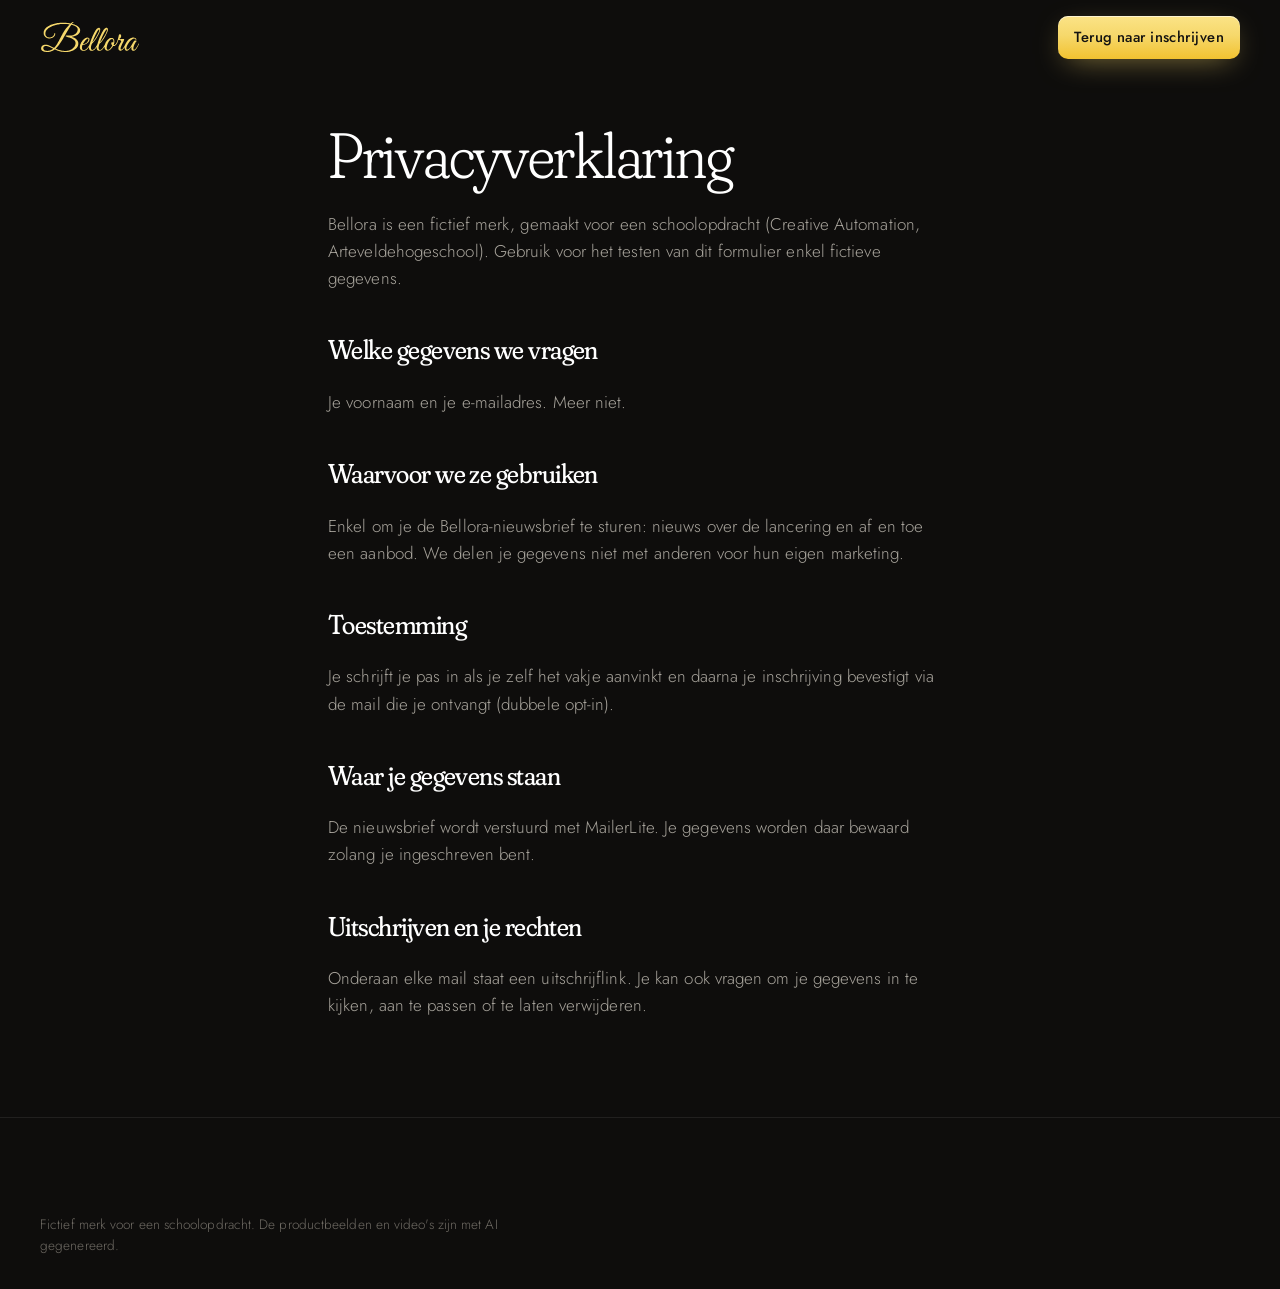
<file: site/privacy.html>
<!DOCTYPE html>
<html lang="nl">
<head>
  <meta charset="UTF-8">
  <meta name="viewport" content="width=device-width, initial-scale=1">
  <title>Privacyverklaring | Bellora</title>
  <meta name="robots" content="noindex">
  <link rel="preconnect" href="https://fonts.googleapis.com">
  <link rel="preconnect" href="https://fonts.gstatic.com" crossorigin>
  <link href="https://fonts.googleapis.com/css2?family=Fraunces:ital,opsz,wght,SOFT,WONK@0,9..144,200..600,0..100,0..1;1,9..144,200..600,0..100,0..1&family=Jost:wght@300..600&display=swap" rel="stylesheet">
  <link rel="stylesheet" href="assets/css/style.css">
</head>
<body class="legal-page">
  <svg width="0" height="0" style="position:absolute" aria-hidden="true">
    <symbol id="wordmark" viewBox="0 0 528 168">
      <path fill-rule="evenodd" d="M210.38 139.00 L210.88 143.25 L212.00 146.62 L213.25 148.88 L215.12 151.00 L216.50 152.25 L218.50 153.62 L221.25 155.00 L223.75 155.88 L227.12 156.38 L230.75 156.38 L232.12 156.12 L234.75 156.00 L239.12 154.75 L242.88 153.00 L246.25 150.75 L249.12 148.38 L251.62 145.88 L253.62 143.50 L257.62 137.50 L258.50 136.75 L258.88 137.12 L258.88 144.12 L259.12 145.50 L259.88 148.00 L261.75 151.50 L263.50 153.38 L264.88 154.38 L266.12 155.00 L268.50 155.88 L273.00 156.25 L276.75 156.00 L280.75 154.88 L283.00 153.88 L286.50 151.62 L291.12 147.38 L294.88 142.75 L298.25 137.62 L299.00 137.12 L299.38 137.50 L299.25 143.00 L299.62 144.50 L299.75 146.12 L300.88 149.38 L302.38 151.75 L304.12 153.50 L306.25 154.88 L309.62 156.00 L313.50 156.25 L317.00 156.00 L321.12 154.88 L323.88 153.62 L326.75 151.75 L328.25 150.50 L333.75 144.88 L337.75 139.25 L339.25 136.62 L339.88 136.00 L340.25 136.00 L340.62 136.50 L340.62 138.62 L341.00 141.88 L342.12 145.75 L344.25 150.00 L347.00 152.88 L348.25 153.75 L350.00 154.62 L353.38 155.50 L358.00 155.62 L360.75 155.12 L365.00 153.62 L368.50 151.62 L374.62 146.62 L377.88 143.25 L381.25 139.00 L383.88 135.25 L385.88 131.75 L386.75 130.75 L387.88 130.62 L391.12 130.88 L392.88 130.62 L395.62 129.88 L399.00 127.88 L402.00 125.00 L404.88 121.25 L405.38 120.12 L406.62 118.38 L408.00 115.62 L408.12 115.00 L409.75 111.50 L412.12 104.12 L413.12 101.88 L413.38 100.88 L414.25 100.00 L415.88 99.88 L420.12 100.25 L423.75 101.12 L425.38 101.75 L426.88 102.62 L428.00 103.75 L428.62 104.75 L428.88 106.12 L428.62 107.88 L427.50 110.62 L426.38 112.25 L424.75 115.38 L422.25 119.00 L418.75 125.50 L417.00 129.62 L416.75 130.75 L416.25 131.75 L415.00 135.50 L414.00 141.25 L414.12 146.00 L415.00 149.12 L416.38 151.62 L418.12 153.38 L420.75 154.88 L424.00 155.88 L427.00 155.75 L429.75 154.88 L431.38 154.12 L434.38 152.25 L436.38 150.62 L438.12 148.88 L442.38 143.75 L445.62 138.75 L446.12 138.25 L446.50 138.25 L446.88 138.75 L447.00 142.62 L447.88 147.00 L448.88 149.62 L450.38 152.12 L452.50 154.25 L455.25 155.62 L456.62 156.00 L460.12 155.88 L463.38 154.75 L465.75 153.25 L469.25 150.50 L476.12 143.50 L479.88 138.75 L481.62 136.12 L483.12 134.62 L483.38 134.88 L483.38 135.75 L483.00 137.12 L482.75 139.88 L482.75 146.12 L483.12 148.88 L484.25 151.62 L484.88 152.62 L486.00 153.75 L489.62 155.62 L492.12 156.12 L495.50 156.12 L496.88 155.88 L499.25 155.00 L501.50 153.62 L503.62 151.88 L506.62 148.88 L510.25 144.38 L511.75 142.25 L513.25 139.50 L515.75 135.62 L522.88 121.38 L523.00 119.75 L522.62 119.12 L521.88 118.75 L521.00 118.75 L520.12 119.38 L519.62 120.88 L515.38 129.38 L513.88 131.75 L513.62 132.50 L509.25 139.50 L506.00 144.00 L501.12 148.88 L500.25 149.50 L497.38 150.62 L496.00 150.62 L494.75 150.12 L493.88 149.25 L493.25 148.00 L493.00 146.25 L493.00 143.25 L493.25 140.75 L494.12 136.50 L496.38 129.00 L496.88 128.12 L497.38 126.38 L498.25 124.38 L498.62 123.88 L499.12 122.25 L501.38 117.75 L502.75 115.62 L503.25 114.50 L506.38 110.00 L510.75 104.88 L510.75 104.25 L510.38 103.88 L508.12 103.62 L505.38 102.88 L501.00 102.88 L499.00 103.62 L497.88 104.25 L496.12 105.88 L494.12 108.62 L490.75 114.25 L486.38 122.38 L482.25 129.00 L481.62 130.38 L477.62 136.38 L473.88 141.25 L470.50 144.88 L467.62 147.38 L466.12 148.38 L463.62 149.62 L462.00 150.00 L459.75 150.00 L458.12 149.38 L457.25 148.50 L456.38 146.75 L456.12 145.75 L456.12 141.88 L457.25 136.25 L459.38 130.38 L462.25 124.38 L463.75 122.12 L465.38 119.12 L470.62 111.62 L475.75 105.50 L480.50 100.75 L485.25 96.88 L487.50 95.38 L491.75 93.25 L494.12 92.62 L495.88 92.38 L497.88 92.38 L499.88 92.88 L501.38 93.50 L502.12 94.00 L503.62 95.50 L505.12 98.38 L506.00 99.00 L507.12 99.00 L507.75 98.75 L508.62 98.00 L509.00 97.25 L508.88 95.12 L508.25 94.00 L506.62 92.25 L505.50 91.25 L503.25 89.88 L501.50 89.00 L498.62 88.00 L494.50 87.25 L489.62 87.25 L485.50 87.88 L482.38 88.75 L480.00 89.62 L476.50 91.38 L471.75 94.50 L468.12 97.38 L463.12 102.38 L459.25 107.25 L458.62 108.38 L457.25 110.12 L456.62 111.38 L454.25 115.00 L451.25 121.00 L450.75 122.62 L448.75 126.62 L444.00 135.00 L440.25 140.75 L436.88 145.12 L433.50 148.50 L430.75 150.00 L430.25 150.12 L427.88 150.00 L427.12 149.62 L426.25 148.62 L425.75 147.12 L425.62 145.88 L426.12 140.75 L427.12 137.00 L430.00 129.50 L431.00 127.62 L431.12 127.00 L432.25 124.88 L433.25 122.38 L440.75 107.50 L442.25 103.38 L442.75 102.50 L443.88 99.12 L444.25 96.00 L443.88 94.75 L442.88 94.12 L438.00 94.75 L429.62 95.00 L426.88 95.25 L420.50 95.12 L419.50 94.88 L419.12 94.50 L419.38 93.75 L422.12 91.38 L425.00 88.50 L426.62 86.38 L427.88 83.62 L428.50 79.00 L428.50 77.50 L428.00 74.75 L427.62 73.75 L426.75 72.38 L425.75 71.25 L424.38 70.12 L422.88 69.50 L421.25 69.38 L420.12 69.62 L418.50 70.62 L417.25 72.00 L416.75 73.00 L416.00 75.38 L415.75 77.62 L415.00 80.25 L414.62 82.75 L414.12 84.12 L412.62 90.38 L412.00 92.00 L411.62 94.12 L411.00 95.50 L410.75 96.88 L408.50 103.50 L408.00 104.50 L407.50 106.25 L407.00 107.12 L406.50 109.00 L405.50 111.50 L403.25 116.12 L401.50 119.00 L400.00 121.00 L397.12 123.88 L395.88 124.75 L394.12 125.62 L391.38 126.25 L389.88 126.25 L389.12 125.50 L389.12 124.88 L389.88 123.25 L391.00 119.88 L391.12 118.75 L392.00 115.75 L392.62 111.00 L392.62 105.00 L392.00 101.25 L390.88 97.75 L390.00 96.00 L388.50 93.75 L386.25 91.38 L384.88 90.38 L383.75 89.75 L381.12 88.88 L379.00 88.62 L375.25 88.62 L373.25 88.88 L371.12 89.62 L370.25 89.75 L367.12 91.12 L364.38 92.75 L360.38 95.75 L354.75 101.25 L351.88 104.75 L350.00 107.38 L347.25 112.00 L345.75 115.00 L345.38 116.25 L344.00 119.25 L343.25 121.62 L338.50 131.12 L337.25 133.00 L336.62 134.38 L334.38 137.75 L330.50 143.00 L325.50 148.00 L323.00 149.75 L321.12 150.75 L318.12 151.62 L316.00 151.62 L314.12 151.00 L312.88 150.38 L311.25 148.62 L310.00 145.88 L309.38 141.75 L309.38 138.12 L309.88 135.75 L310.25 132.62 L310.50 132.12 L311.50 127.62 L314.12 120.00 L315.75 117.88 L322.62 111.12 L327.38 105.75 L332.75 98.88 L337.88 91.25 L338.38 90.12 L339.88 88.00 L341.50 85.00 L342.62 83.38 L343.12 82.25 L344.62 79.88 L345.25 78.38 L347.12 75.38 L353.00 63.50 L355.88 56.75 L356.88 53.75 L357.12 52.12 L358.00 49.25 L358.38 46.12 L358.38 43.62 L357.88 40.50 L356.75 38.38 L355.25 36.88 L354.50 36.38 L353.25 35.88 L350.50 35.75 L349.12 36.00 L346.00 37.25 L342.88 39.25 L340.75 40.88 L338.12 43.50 L336.00 46.12 L333.50 49.88 L331.62 53.38 L330.38 55.25 L329.38 57.38 L327.38 60.75 L320.00 75.50 L319.62 76.75 L318.00 80.00 L317.50 81.50 L316.25 84.00 L315.75 85.62 L314.88 87.25 L312.50 93.50 L311.75 95.00 L311.38 96.38 L310.12 99.25 L308.75 103.62 L308.12 104.88 L306.00 111.25 L305.75 112.75 L305.00 114.50 L304.62 116.38 L303.25 120.62 L299.50 128.38 L298.75 129.50 L297.75 131.62 L294.62 136.75 L290.38 142.62 L286.12 147.00 L284.38 148.50 L281.75 150.25 L279.12 151.25 L277.62 151.62 L275.62 151.62 L274.50 151.38 L272.88 150.62 L272.00 150.00 L270.62 148.38 L269.62 146.00 L269.00 142.75 L269.00 137.88 L269.50 134.25 L271.25 127.00 L273.62 120.25 L274.38 118.88 L282.62 110.62 L287.12 105.50 L292.38 98.75 L298.62 89.38 L300.38 86.12 L301.62 84.38 L303.75 80.62 L304.25 79.38 L306.12 76.38 L312.25 64.12 L314.25 59.38 L314.62 58.88 L316.00 55.00 L316.12 54.12 L317.00 51.50 L317.88 47.12 L318.00 44.12 L317.62 41.25 L317.12 39.75 L316.62 38.88 L314.62 36.75 L312.88 35.88 L309.88 35.75 L308.25 36.12 L304.25 38.00 L300.00 41.12 L297.88 43.25 L294.50 47.62 L289.50 56.00 L288.38 58.38 L286.38 61.75 L280.62 73.25 L279.62 75.88 L277.88 79.25 L277.50 80.50 L276.12 83.25 L275.62 84.88 L274.88 86.25 L274.50 87.50 L273.00 90.75 L272.75 91.75 L272.00 93.25 L269.75 99.50 L269.00 101.12 L268.38 103.38 L265.75 110.75 L265.62 111.62 L264.88 113.50 L263.88 117.38 L262.75 120.62 L258.38 129.38 L256.62 132.38 L253.75 136.62 L249.75 141.75 L246.00 145.50 L241.12 149.12 L237.62 150.88 L235.50 151.62 L232.00 152.12 L229.12 152.12 L227.25 151.75 L225.25 150.62 L224.12 149.50 L223.25 148.12 L222.12 144.75 L221.75 142.00 L221.62 139.12 L222.25 132.75 L223.50 128.38 L224.00 127.25 L224.50 126.62 L225.38 126.25 L229.12 125.88 L233.50 124.62 L234.12 124.25 L236.00 123.75 L238.75 122.50 L240.38 122.00 L245.00 119.62 L248.75 117.00 L251.75 114.50 L253.62 112.62 L256.88 108.62 L258.62 105.88 L260.12 102.88 L261.00 100.12 L261.38 96.12 L260.88 93.12 L259.75 91.00 L257.88 89.25 L254.88 87.88 L253.00 87.38 L250.75 87.12 L248.50 87.25 L244.62 88.00 L241.75 89.00 L237.62 91.12 L233.25 94.25 L230.00 97.00 L226.88 100.12 L223.88 103.75 L221.50 107.00 L218.25 112.00 L216.50 115.62 L215.88 116.50 L213.00 123.12 L212.00 126.25 L211.75 127.88 L211.00 130.50 L210.50 134.75Z M382.62 95.38 L384.00 96.12 L385.00 97.00 L386.62 99.75 L387.38 103.12 L387.50 108.62 L387.00 111.50 L386.38 112.25 L383.50 111.00 L380.38 111.12 L378.75 111.88 L377.62 113.00 L376.75 114.75 L376.38 116.88 L376.38 118.75 L376.88 120.88 L378.38 124.38 L381.25 128.25 L381.12 129.62 L379.25 133.12 L375.12 139.25 L372.88 142.12 L368.38 146.62 L365.25 149.00 L362.12 150.50 L359.88 151.00 L357.88 151.00 L356.38 150.62 L355.00 149.88 L354.00 148.88 L353.12 147.38 L352.25 144.62 L352.00 141.88 L352.00 139.25 L352.38 135.88 L353.00 133.38 L353.12 132.00 L353.75 130.12 L354.12 128.12 L356.12 122.25 L358.88 116.12 L359.00 115.50 L362.00 110.00 L364.12 106.75 L366.25 104.00 L371.38 98.88 L375.00 96.38 L377.38 95.38 L379.88 95.00 L381.75 95.12Z M254.62 92.50 L255.25 93.25 L255.75 94.62 L255.75 97.75 L254.25 102.62 L252.25 106.50 L248.62 111.38 L246.25 113.75 L244.12 115.50 L240.12 118.12 L236.88 119.75 L233.88 120.88 L232.88 121.00 L230.62 121.75 L227.38 122.38 L226.62 122.25 L226.38 121.88 L226.62 121.00 L230.88 113.88 L236.12 106.25 L240.00 101.62 L246.12 95.50 L249.50 93.12 L251.38 92.25 L252.62 92.00 L254.00 92.12Z M352.75 44.25 L353.38 44.88 L353.62 45.50 L353.62 47.50 L352.75 52.00 L352.00 54.25 L351.75 55.62 L351.00 57.12 L350.75 58.12 L349.12 61.38 L348.88 62.38 L344.25 71.62 L342.25 75.00 L341.25 77.12 L340.12 78.75 L339.38 80.38 L338.25 82.00 L337.62 83.38 L337.00 84.12 L333.75 89.62 L330.38 94.75 L325.12 101.88 L320.88 107.12 L319.12 109.00 L318.25 109.75 L317.75 109.88 L317.62 109.25 L318.38 106.88 L320.75 101.50 L322.12 97.75 L323.12 95.88 L323.62 94.25 L324.88 91.75 L325.12 90.75 L326.75 87.50 L327.00 86.50 L329.00 82.62 L329.12 82.00 L331.25 77.38 L339.25 61.38 L343.25 54.50 L348.50 47.25 L351.12 44.62 L351.75 44.25Z M312.38 44.25 L313.00 45.25 L313.00 48.25 L312.62 50.75 L312.12 52.12 L311.62 54.62 L310.50 57.62 L309.12 60.38 L308.88 61.38 L302.75 73.62 L294.50 87.75 L288.75 96.38 L287.00 98.62 L286.62 99.38 L280.75 106.75 L277.75 109.88 L277.38 110.00 L277.12 109.38 L277.50 108.12 L280.12 101.88 L280.62 100.25 L281.88 97.75 L282.12 96.75 L283.00 95.12 L283.25 94.12 L284.75 91.00 L285.12 89.75 L286.75 86.50 L287.00 85.50 L289.00 81.62 L289.12 81.00 L290.25 78.88 L291.25 76.38 L298.25 62.38 L302.12 55.62 L306.62 49.12 L308.50 46.75 L310.38 44.88 L311.62 44.12Z M208.75 37.62 L207.75 36.12 L205.25 33.12 L202.00 30.12 L199.25 28.00 L193.38 24.25 L186.38 20.75 L182.25 19.00 L181.12 18.75 L176.25 16.88 L170.62 15.38 L169.50 14.88 L169.12 14.38 L169.50 13.50 L172.38 10.88 L175.25 8.75 L176.38 7.62 L176.62 7.00 L176.50 6.25 L175.62 5.62 L174.12 5.62 L173.00 5.88 L168.25 8.00 L165.12 10.00 L161.25 12.88 L160.00 12.88 L156.38 12.00 L154.75 11.88 L149.25 10.88 L144.88 10.50 L143.12 10.12 L136.88 9.75 L135.75 9.50 L125.62 8.88 L111.88 9.00 L106.88 9.38 L104.62 9.75 L101.25 9.88 L97.88 10.25 L95.50 10.75 L91.50 11.12 L89.00 11.75 L87.12 11.88 L85.25 12.25 L84.12 12.62 L81.62 13.00 L79.12 13.75 L77.38 14.00 L72.38 15.50 L70.00 16.00 L68.12 16.75 L67.12 16.88 L65.62 17.50 L64.38 17.75 L60.75 19.00 L59.50 19.62 L57.38 20.25 L54.50 21.62 L53.50 21.88 L50.12 23.62 L48.25 24.38 L43.12 27.12 L37.25 31.00 L34.62 33.00 L32.25 35.12 L28.38 39.12 L24.25 44.62 L21.88 49.25 L21.00 51.50 L19.88 55.50 L19.38 59.88 L19.38 65.75 L20.12 70.50 L20.88 73.00 L22.50 76.62 L23.62 78.50 L25.25 80.62 L28.25 83.75 L30.38 85.62 L32.38 87.00 L36.25 89.00 L41.50 90.88 L46.38 91.75 L51.12 91.88 L57.88 90.75 L61.12 89.75 L66.12 87.62 L68.38 86.25 L73.00 82.75 L75.50 80.12 L76.88 78.25 L78.88 74.50 L80.00 70.75 L80.25 68.62 L80.25 65.38 L79.75 64.00 L79.00 63.38 L78.38 63.12 L77.62 63.12 L77.00 63.38 L76.38 64.00 L76.12 64.62 L75.75 67.75 L75.00 69.50 L74.75 70.62 L72.50 74.75 L70.75 77.12 L68.25 79.75 L66.12 81.50 L63.12 83.50 L60.75 84.62 L57.25 85.75 L53.88 86.25 L51.12 86.50 L47.75 86.38 L44.25 85.88 L40.25 84.75 L37.50 83.38 L35.12 81.75 L31.50 78.00 L30.12 75.62 L29.25 73.25 L28.50 68.50 L28.50 64.62 L29.12 59.50 L30.38 55.38 L32.25 51.38 L34.62 47.75 L37.50 44.25 L40.38 41.38 L45.25 37.38 L48.50 35.12 L53.00 32.38 L61.38 28.25 L62.38 28.00 L66.25 26.25 L67.62 25.88 L68.75 25.25 L75.12 23.12 L76.00 23.00 L78.00 22.25 L79.88 21.88 L81.62 21.25 L89.75 19.25 L93.00 18.75 L94.62 18.25 L98.50 17.75 L100.50 17.25 L103.62 17.00 L108.00 16.25 L120.88 15.25 L132.00 15.25 L138.00 15.62 L140.88 16.00 L145.00 16.12 L149.88 16.88 L153.38 17.12 L155.12 17.50 L155.50 17.88 L155.50 18.38 L154.88 19.25 L145.38 29.75 L138.25 38.25 L132.25 46.25 L131.38 47.75 L128.75 51.38 L127.88 53.00 L126.00 55.62 L125.25 57.12 L124.25 58.50 L123.75 59.62 L123.00 60.62 L119.75 66.25 L117.62 70.38 L116.38 72.25 L115.38 74.38 L113.38 77.75 L111.50 81.62 L110.12 83.75 L105.25 93.62 L102.38 98.75 L100.12 103.38 L99.25 104.62 L95.25 112.12 L94.25 113.50 L93.38 115.38 L92.25 117.00 L91.62 118.38 L90.88 119.38 L88.62 123.38 L84.62 129.25 L80.88 134.12 L77.62 137.88 L74.62 140.88 L74.00 141.12 L73.00 141.00 L70.12 139.38 L64.00 136.38 L56.38 132.00 L52.38 130.00 L51.12 129.62 L47.62 128.00 L45.88 127.50 L42.12 126.00 L40.38 125.75 L37.75 125.00 L32.75 124.50 L27.50 124.50 L23.75 124.88 L19.25 126.00 L16.50 127.25 L13.38 129.25 L9.50 133.12 L7.88 135.62 L6.88 137.50 L5.88 141.25 L6.00 146.50 L6.75 149.12 L7.88 151.62 L9.12 153.38 L11.38 155.62 L14.62 157.88 L17.00 159.12 L22.00 160.88 L26.12 161.88 L34.25 163.00 L42.25 163.00 L46.00 162.62 L51.62 161.62 L58.12 159.88 L59.38 159.25 L62.62 158.12 L67.88 155.62 L71.50 153.62 L77.50 149.62 L78.62 149.62 L80.12 150.12 L82.00 151.12 L83.25 151.50 L86.12 152.88 L87.50 153.25 L88.38 153.75 L90.50 154.38 L94.12 155.88 L100.50 158.00 L101.88 158.25 L103.50 158.88 L105.50 159.25 L107.25 159.88 L109.00 160.12 L111.75 160.88 L115.50 161.38 L117.75 161.88 L129.75 163.00 L144.12 162.88 L148.75 162.12 L150.75 162.00 L153.75 161.25 L155.75 161.00 L158.50 160.12 L160.12 159.88 L166.62 157.88 L167.75 157.25 L171.38 156.00 L179.88 151.75 L184.38 148.88 L188.88 145.38 L194.12 140.00 L197.88 134.75 L200.00 130.62 L201.00 127.88 L201.38 126.00 L201.88 124.62 L202.25 121.00 L202.25 116.25 L202.00 113.25 L200.75 108.62 L200.25 107.62 L199.88 106.25 L199.00 104.50 L196.25 100.50 L191.88 96.00 L188.75 93.50 L185.25 91.12 L182.25 89.50 L180.62 88.38 L172.88 84.75 L169.50 83.62 L168.12 82.88 L167.88 82.50 L168.38 82.12 L176.00 81.00 L179.25 80.12 L180.38 80.00 L182.75 79.12 L184.50 78.75 L191.12 76.12 L194.12 74.62 L198.88 71.62 L201.38 69.75 L205.38 65.88 L208.62 61.38 L210.00 58.62 L210.88 56.12 L211.75 51.88 L211.88 47.62 L211.12 43.12 L210.00 40.00Z M17.38 142.38 L18.00 139.12 L19.12 136.75 L19.88 135.75 L22.25 133.38 L24.00 132.25 L27.12 131.12 L29.00 130.88 L33.50 130.88 L35.88 131.12 L39.88 132.12 L48.12 135.12 L50.00 136.12 L51.62 136.62 L67.88 144.75 L68.75 145.50 L68.75 145.88 L67.62 147.00 L61.88 150.50 L57.62 152.62 L56.25 153.00 L55.12 153.62 L53.75 154.00 L52.50 154.62 L50.62 155.00 L48.38 155.75 L43.12 156.62 L39.00 156.88 L32.62 156.75 L30.25 156.38 L26.88 155.50 L24.50 154.38 L22.12 152.62 L19.62 149.62 L18.25 147.12 L17.62 144.62Z M192.38 31.12 L195.12 34.00 L196.75 36.38 L197.75 38.25 L198.50 40.38 L199.00 43.50 L198.88 47.88 L198.38 50.38 L197.62 52.75 L196.62 55.12 L194.75 58.50 L191.50 63.00 L187.88 66.62 L184.12 69.50 L181.38 71.25 L176.62 73.62 L174.38 74.25 L173.75 74.62 L171.25 75.12 L169.88 75.62 L163.12 76.50 L157.38 76.62 L153.38 76.38 L152.25 76.12 L145.38 75.50 L140.75 75.50 L138.88 75.88 L137.00 76.88 L136.12 77.62 L135.50 79.00 L135.50 79.62 L135.88 80.50 L136.38 81.00 L138.25 82.00 L143.88 84.00 L145.50 84.38 L146.50 84.88 L155.12 87.12 L161.50 89.38 L164.00 90.62 L165.62 91.12 L174.12 95.38 L176.12 96.62 L179.62 99.38 L182.50 102.50 L184.50 105.50 L185.88 108.25 L186.88 111.00 L187.62 114.62 L187.62 118.88 L186.75 123.75 L184.75 129.12 L182.38 133.38 L179.12 137.88 L173.62 143.38 L169.62 146.50 L165.38 149.25 L158.62 152.62 L157.25 153.00 L156.38 153.50 L154.88 153.88 L153.50 154.50 L151.00 155.00 L148.88 155.75 L147.25 155.88 L143.00 156.75 L139.25 157.00 L129.12 157.00 L123.25 156.62 L119.75 156.00 L115.75 155.62 L113.62 155.00 L111.38 154.75 L108.12 153.88 L107.00 153.75 L101.38 152.00 L99.88 151.75 L90.38 148.62 L89.12 148.00 L87.38 147.50 L83.75 146.00 L83.12 145.38 L83.25 144.88 L88.62 139.62 L95.75 131.38 L100.88 124.75 L108.88 113.25 L110.88 109.88 L113.38 106.25 L114.25 104.50 L115.88 102.25 L116.38 101.12 L117.75 99.25 L119.25 96.50 L121.75 92.62 L122.25 91.50 L122.88 90.75 L128.75 80.62 L129.38 79.25 L130.50 77.62 L133.38 72.25 L136.00 68.00 L137.25 65.50 L137.88 64.75 L140.38 60.12 L141.75 58.12 L142.38 56.75 L145.88 51.00 L147.38 48.12 L149.88 44.25 L150.38 43.12 L160.00 28.00 L165.00 20.88 L166.00 20.00 L166.38 19.88 L167.50 20.00 L177.88 23.25 L181.62 24.88 L182.62 25.12 L186.62 27.12 L189.50 28.88Z"/>
    </symbol>
  </svg>
  <header class="topbar">
    <a class="brand" href="index.html" aria-label="Bellora, terug naar de homepage"><img class="brand-wm" src="assets/img/bellora-wordmark.svg" alt="" width="132" height="42"></a>
    <span></span>
    <a class="btn btn-yellow btn-sm" href="index.html#inschrijven">Terug naar inschrijven</a>
  </header>

  <main class="legal">
    <h1 class="title-lg">Privacyverklaring</h1>
    <p>Bellora is een fictief merk, gemaakt voor een schoolopdracht (Creative Automation, Arteveldehogeschool). Gebruik voor het testen van dit formulier enkel fictieve gegevens.</p>

    <h2>Welke gegevens we vragen</h2>
    <p>Je voornaam en je e-mailadres. Meer niet.</p>

    <h2>Waarvoor we ze gebruiken</h2>
    <p>Enkel om je de Bellora-nieuwsbrief te sturen: nieuws over de lancering en af en toe een aanbod. We delen je gegevens niet met anderen voor hun eigen marketing.</p>

    <h2>Toestemming</h2>
    <p>Je schrijft je pas in als je zelf het vakje aanvinkt en daarna je inschrijving bevestigt via de mail die je ontvangt (dubbele opt-in).</p>

    <h2>Waar je gegevens staan</h2>
    <p>De nieuwsbrief wordt verstuurd met MailerLite. Je gegevens worden daar bewaard zolang je ingeschreven bent.</p>

    <h2>Uitschrijven en je rechten</h2>
    <p>Onderaan elke mail staat een uitschrijflink. Je kan ook vragen om je gegevens in te kijken, aan te passen of te laten verwijderen.</p>
  </main>

  <footer class="footer">
    <div class="wrap"><p class="footer-note">Fictief merk voor een schoolopdracht. De productbeelden en video's zijn met AI gegenereerd.</p></div>
  </footer>
</body>
</html>
</file>
<file: site/assets/css/style.css>
/* Bellora landingspagina
   Typografie: Fraunces (koppen: luxe, zacht en donker) + Jost (tekst, knoppen, labels)
   Stijl: donker en strak (referenties Rough, Obsidia, BC Trail, Boxbet), vertaald naar Bellora
   Kleuren: #0E0D0C (nacht), #FFFFFF, #F6D86B (honinggeel) + goud #998648 (hoofdkleur hsl(46,36%,44%))
   (oorspronkelijk Bricolage Grotesque, vervangen op vraag van de klant) */

:root {
  --nacht: #0e0d0c;
  --kaart: #161513;
  --kaart-2: #1d1b18;
  --lijn: rgba(255, 255, 255, .08);
  --wit: #ffffff;
  --grijs: #a7a39b;
  --grijs-donker: #6f6b64;
  --geel: #f6d86b;
  --geel-diep: #f2c230;
  --goud: #998648;
  --licht: #f4f3ef;
  --inkt: #141311;

  --sans: "Jost", "Futura", "Century Gothic", "Helvetica Neue", Arial, sans-serif;
  --display: "Fraunces", "Bodoni 72", "Didot", Georgia, serif;
  --wrap: 1320px;
  --gutter: clamp(1rem, 3.5vw, 2.5rem);
  --radius: 22px;
  --ease: cubic-bezier(.16, 1, .3, 1);
}

*,
*::before,
*::after { box-sizing: border-box; }

html { scroll-behavior: smooth; overflow-x: clip; }

body {
  margin: 0;
  font-family: var(--sans);
  font-size: 1.0625rem;
  font-weight: 400;
  line-height: 1.6;
  color: var(--grijs);
  background: var(--nacht);
  -webkit-font-smoothing: antialiased;
  overflow-x: clip;
}

img, video { display: block; max-width: 100%; height: auto; }
a { color: inherit; }
:focus-visible { outline: 2px solid var(--geel); outline-offset: 3px; }

.wrap { max-width: var(--wrap); margin: 0 auto; padding: 0 var(--gutter); }

.skip {
  position: absolute; left: 1rem; top: -4rem; z-index: 60;
  padding: .6rem 1rem; background: var(--geel); color: var(--inkt); border-radius: 999px;
}
.skip:focus { top: 1rem; }

/* ---------- Typografie ---------- */
.title-xl, .title-lg, .hero-word, .stat, .card-title, .card-video-title, .footer-claim, .hero-claim {
  color: var(--wit);
  font-weight: 400;
  font-variation-settings: "opsz" 96;
  letter-spacing: -.035em;
}
.title-xl { margin: 0; font-size: clamp(2.8rem, 6.4vw, 6rem); line-height: .98; }
.title-lg { margin: 0; font-size: clamp(2.5rem, 5vw, 4.6rem); line-height: 1; }

/* Tekst die naar grijs vervaagt, zoals in de referenties */
.fade {
  background: linear-gradient(90deg, rgba(255, 255, 255, .95) 0%, rgba(255, 255, 255, .35) 85%);
  -webkit-background-clip: text; background-clip: text; color: transparent;
}
.card-white .fade, .night .fade {
  background-image: linear-gradient(90deg, rgba(20, 19, 17, .9), rgba(20, 19, 17, .3));
}

/* Labels met een klein vierkant bolletje */
.tag {
  display: inline-flex; align-items: center; gap: .6rem;
  padding: .45rem .85rem;
  border-radius: 8px;
  background: rgba(255, 255, 255, .05);
  border: 1px solid var(--lijn);
  font-size: .72rem; font-weight: 500; letter-spacing: .18em; text-transform: uppercase;
  color: rgba(255, 255, 255, .7);
  -webkit-backdrop-filter: blur(12px); backdrop-filter: blur(12px);
}
.tag i { width: 7px; height: 7px; background: var(--geel); flex: none; }
.tag-dark { background: rgba(20, 19, 17, .04); border-color: rgba(20, 19, 17, .12); color: rgba(20, 19, 17, .7); }
.tag-dark i { background: var(--inkt); }

/* ---------- Knoppen ---------- */
.btn {
  display: inline-flex; align-items: center; gap: .7rem;
  padding: .95rem 1.4rem; border: 0; border-radius: 12px;
  font-family: var(--sans); font-size: 1rem; font-weight: 500; letter-spacing: -.01em;
  text-decoration: none; cursor: pointer;
  transition: transform .3s var(--ease), box-shadow .3s ease, background-color .2s ease;
}
.btn-yellow {
  color: var(--inkt);
  background: linear-gradient(180deg, #fbe387 0%, var(--geel) 45%, var(--geel-diep) 100%);
  box-shadow: inset 0 1px 0 rgba(255, 255, 255, .6), 0 8px 30px -10px rgba(246, 216, 107, .6);
}
.btn-yellow:hover { transform: translateY(-2px); box-shadow: inset 0 1px 0 rgba(255, 255, 255, .6), 0 14px 40px -10px rgba(246, 216, 107, .8); }
.btn-sm { padding: .6rem 1rem; font-size: .92rem; border-radius: 10px; }
.btn-icon { width: 1.1rem; height: 1.1rem; transition: transform .3s var(--ease); }
.btn:hover .btn-icon { transform: translate(2px, -2px); }

/* ---------- Topbar ---------- */
.topbar {
  position: fixed; inset: 0 0 auto 0; z-index: 50;
  display: grid; grid-template-columns: 1fr auto 1fr; align-items: center; gap: 1rem;
  padding: 1rem var(--gutter);
  color: var(--wit);
  transition: background-color .4s ease, padding .4s var(--ease);
}
.topbar > .btn { justify-self: end; }
.topbar.is-scrolled {
  padding-top: .6rem; padding-bottom: .6rem;
  background: rgba(14, 13, 12, .6);
  -webkit-backdrop-filter: blur(20px) saturate(140%); backdrop-filter: blur(20px) saturate(140%);
  border-bottom: 1px solid var(--lijn);
}
.brand { display: inline-flex; align-items: center; text-decoration: none; justify-self: start; }
.brand-wm { display: block; width: 100px; height: auto; fill: var(--geel); color: var(--geel); }

/* Woordmerk uit het etiket */
.wm { display: block; width: 100%; height: auto; overflow: visible; fill: currentColor; }
.wm-gold { fill: url(#goud); filter: drop-shadow(0 10px 40px rgba(246, 216, 107, .25)); }
.sr-only { position: absolute; width: 1px; height: 1px; margin: -1px; overflow: hidden; clip: rect(0 0 0 0); white-space: nowrap; border: 0; }

.pillnav {
  display: flex; gap: .25rem; padding: .3rem;
  border-radius: 12px; background: rgba(255, 255, 255, .05); border: 1px solid var(--lijn);
  -webkit-backdrop-filter: blur(14px); backdrop-filter: blur(14px);
}
.pillnav a {
  padding: .45rem .9rem; border-radius: 9px; text-decoration: none;
  font-size: .78rem; font-weight: 500; letter-spacing: .08em; text-transform: uppercase; color: rgba(255, 255, 255, .6);
  transition: color .2s ease, background-color .2s ease;
}
.pillnav a:hover { color: var(--wit); }
.pillnav a.is-active { background: rgba(255, 255, 255, .1); color: var(--wit); }

/* ---------- Hero ---------- */
.hero {
  position: relative; min-height: 100vh; min-height: 100svh; overflow: hidden; isolation: isolate;
  display: flex; flex-direction: column; justify-content: flex-end;
  padding: 6rem var(--gutter) clamp(1.5rem, 3vw, 2.5rem);
  color: var(--wit);
}
.hero-bg { position: absolute; inset: -4%; z-index: -3; }
.hero-bg img { width: 100%; height: 100%; object-fit: cover; transform: scale(1.04); will-change: transform; }
.hero-shade {
  position: absolute; inset: 0; z-index: -2;
  background:
    linear-gradient(180deg, rgba(14, 13, 12, .55) 0%, rgba(14, 13, 12, 0) 30%, rgba(14, 13, 12, 0) 50%, rgba(14, 13, 12, .92) 100%),
    linear-gradient(90deg, rgba(14, 13, 12, .55), rgba(14, 13, 12, 0) 45%);
}

.glow { position: absolute; border-radius: 50%; pointer-events: none; filter: blur(70px); }
.glow-hero {
  z-index: -1; width: 46vw; height: 46vw; right: 8vw; bottom: -18vw;
  background: radial-gradient(circle, rgba(246, 216, 107, .55), rgba(242, 194, 48, 0) 65%);
  mix-blend-mode: screen;
  animation: adem 9s ease-in-out infinite alternate;
}
@keyframes adem { from { transform: scale(.9) translate(0, 0); opacity: .7; } to { transform: scale(1.1) translate(-4vw, -3vw); opacity: 1; } }

.hero-meta { position: absolute; margin: 0; font-size: .78rem; letter-spacing: .14em; text-transform: uppercase; color: rgba(255, 255, 255, .7); }
.hero-meta-tl { top: 7rem; left: var(--gutter); }
.hero-meta-tr { top: 7.5rem; right: var(--gutter); }
.hero-meta-ml { top: 40%; left: var(--gutter); line-height: 1.9; }

.hero-bottom {
  display: grid; grid-template-columns: minmax(0, 1fr) minmax(0, 24rem); gap: 1.5rem 3rem; align-items: end;
}
.hero-word {
  margin: 0 0 0 -.6vw; width: min(64vw, 62rem); line-height: 0;
}
.hero-side { padding-bottom: 1.2vw; }
.hero-claim { margin: 0 0 .9rem; font-size: clamp(1.6rem, 2.4vw, 2.2rem); line-height: 1.05; }
.hero-lead { margin: 0 0 1.5rem; color: rgba(255, 255, 255, .72); }

/* ---------- Het merk: bento ---------- */
.brand-section { padding: clamp(5rem, 10vw, 9rem) 0; }
.section-head { display: grid; gap: 1.5rem; margin-bottom: clamp(2.5rem, 5vw, 4rem); justify-items: start; }

.bento {
  display: grid; gap: 14px;
  grid-template-columns: repeat(12, minmax(0, 1fr));
  grid-auto-rows: minmax(140px, auto);
}
.card {
  position: relative; overflow: hidden; isolation: isolate;
  border-radius: var(--radius);
  background: var(--kaart);
  border: 1px solid var(--lijn);
  padding: clamp(1.4rem, 2.5vw, 2rem);
}
/* Lichtrand die de muis volgt */
.card::after {
  content: ""; position: absolute; inset: 0; z-index: 3; pointer-events: none; border-radius: inherit;
  background: radial-gradient(420px circle at var(--mx, -999px) var(--my, -999px), rgba(246, 216, 107, .14), transparent 45%);
  transition: opacity .3s ease;
}

.card-video { grid-column: span 7; grid-row: span 3; padding: 0; min-height: 560px; }
.card-video .card-media { position: absolute; inset: 0; width: 100%; height: 100%; object-fit: cover; }
.card-overlay {
  position: absolute; inset: 0; z-index: 2; display: flex; flex-direction: column; justify-content: space-between;
  padding: clamp(1.4rem, 2.5vw, 2rem);
  background: linear-gradient(180deg, rgba(14, 13, 12, .35), rgba(14, 13, 12, 0) 35%, rgba(14, 13, 12, .8));
}
.card-overlay .tag { align-self: flex-start; }
.card-video-title { margin: 0; font-size: clamp(2rem, 3.6vw, 3.3rem); line-height: 1; }
.video-toggle {
  position: absolute; z-index: 4; right: 1.25rem; top: 1.25rem;
  padding: .45rem .9rem; border-radius: 8px; border: 1px solid rgba(255, 255, 255, .2);
  background: rgba(14, 13, 12, .45); color: var(--wit);
  -webkit-backdrop-filter: blur(10px); backdrop-filter: blur(10px);
  font-family: var(--sans); font-size: .8rem; cursor: pointer;
}

.card-white {
  grid-column: span 5; grid-row: span 2;
  background: var(--licht); color: #4d4a44; border-color: transparent;
  display: flex; flex-direction: column; gap: 1.2rem;
}
.card-white::after { background: radial-gradient(420px circle at var(--mx, -999px) var(--my, -999px), rgba(246, 216, 107, .35), transparent 45%); }
.card-white .card-title { color: var(--inkt); margin: auto 0 0; font-size: clamp(1.6rem, 2.3vw, 2.15rem); line-height: 1.08; letter-spacing: -.03em; }
.card-white p { margin: 0; max-width: 34rem; }
.round-link {
  position: absolute; right: 1.5rem; top: 1.5rem;
  display: grid; place-items: center; width: 52px; height: 52px; border-radius: 50%;
  background: var(--inkt); color: var(--wit); transition: transform .3s var(--ease), background-color .2s ease;
}
.round-link svg { width: 20px; height: 20px; }
.round-link:hover { transform: rotate(45deg); background: var(--goud); }

.card-stat { grid-column: span 5; display: flex; flex-direction: column; justify-content: space-between; gap: 1rem; }
.stat { margin: .5rem 0 0; font-size: clamp(4rem, 8vw, 7.5rem); line-height: .85; letter-spacing: -.06em; }
.card-note { margin: 0; max-width: 24rem; }

.card-notes { grid-column: span 5; }
.notes { margin: 1.4rem 0 0; display: grid; }
.notes div { display: flex; justify-content: space-between; align-items: baseline; gap: 1rem; padding: .85rem 0; border-top: 1px solid var(--lijn); }
.notes dt { font-size: .8rem; letter-spacing: .14em; text-transform: uppercase; color: var(--grijs-donker); }
.notes dd { margin: 0; font-size: clamp(1.3rem, 2vw, 1.7rem); color: var(--wit); letter-spacing: -.03em; }

.card-palette { grid-column: span 7; min-height: 260px; background: #121110; }
.palette-grid {
  position: absolute; inset: 0; z-index: -1;
  background-image:
    linear-gradient(var(--lijn) 1px, transparent 1px),
    linear-gradient(90deg, var(--lijn) 1px, transparent 1px);
  background-size: 25% 33.33%;
  background-position: center;
}
.chip {
  position: absolute; display: inline-flex; align-items: center; gap: .6rem;
  padding: .45rem .8rem; border-radius: 8px; background: rgba(255, 255, 255, .05); border: 1px solid var(--lijn);
  font-size: .72rem; letter-spacing: .2em; color: rgba(255, 255, 255, .7);
}
.chip i { width: 8px; height: 8px; }
.chip-a { left: 8%; top: 14%; }
.chip-b { right: 9%; top: 32%; }
.chip-c { left: 14%; bottom: 14%; }
.palette-logo {
  position: absolute; inset: 0; margin: 0; display: flex; align-items: center; justify-content: center;
}
.palette-logo .wm { width: min(56%, 340px); }

/* ---------- Statement: woorden lichten op ---------- */
.statement { padding: clamp(6rem, 14vw, 12rem) 0 clamp(2rem, 4vw, 3rem); }
.statement-text {
  margin: 0; max-width: 22ch;
  font-size: clamp(2.2rem, 5.2vw, 5rem); line-height: 1.05; letter-spacing: -.035em;
  font-variation-settings: "opsz" 96; color: var(--wit);
}
.statement-text .w { opacity: var(--o, .16); transition: opacity .15s linear; }
.statement-text .w.hl { color: var(--geel); }

/* ---------- Scroll-marquee ---------- */
.scroll-marquee { overflow: hidden; padding: clamp(3rem, 7vw, 6rem) 0; }
.sm-row {
  margin: 0; white-space: nowrap; width: max-content;
  font-size: clamp(4rem, 11vw, 10rem); line-height: 1; letter-spacing: -.05em;
  font-variation-settings: "opsz" 96; color: var(--wit);
  will-change: transform;
}
.sm-row i { font-style: normal; font-size: .35em; vertical-align: middle; color: var(--geel); margin: 0 .25em; }
.sm-row-1 { transform: translateX(calc(-30% + var(--p, 0) * 30%)); }
.sm-row-2 {
  transform: translateX(calc(-5% - var(--p, 0) * 30%));
  color: transparent; -webkit-text-stroke: 1px rgba(255, 255, 255, .35);
}

/* ---------- De nacht: vastgepind, horizontaal ---------- */
.night { position: relative; background: var(--licht); color: #4d4a44; border-radius: 36px 36px 0 0; height: 320vh; }
.night .title-lg { color: var(--inkt); }
.night-sticky { position: sticky; top: 0; height: 100vh; height: 100svh; overflow: hidden; display: flex; align-items: center; }
.night-inner {
  width: 100%; max-width: var(--wrap); margin: 0 auto; padding: 5rem var(--gutter) 2rem;
  display: grid; grid-template-columns: minmax(0, 22rem) minmax(0, 1fr); gap: clamp(2rem, 5vw, 4.5rem); align-items: center;
}
.night-intro { display: flex; flex-direction: column; gap: 1.4rem; align-items: flex-start; position: relative; z-index: 2; }
.night-intro p { margin: 0; max-width: 24rem; }

.night-progress { display: flex; align-items: center; gap: .8rem; width: 100%; max-width: 20rem; font-size: .9rem; font-weight: 500; color: var(--inkt); }
.np-bar { flex: 1; height: 2px; background: #dcd9d2; border-radius: 2px; overflow: hidden; }
.np-bar span { display: block; height: 100%; width: 100%; background: var(--inkt); transform-origin: left; transform: scaleX(var(--p, 0)); }

.carousel-nav { display: flex; gap: .5rem; padding: .35rem; border-radius: 16px; background: #e9e7e1; }
.nav-btn {
  display: grid; place-items: center; width: 48px; height: 48px; border: 0; border-radius: 12px;
  background: transparent; color: var(--inkt); cursor: pointer; transition: background-color .2s ease;
}
.nav-btn:hover { background: #fff; }
.nav-btn-dark { background: var(--inkt); color: var(--wit); }
.nav-btn-dark:hover { background: #33302b; }
.nav-btn svg { width: 20px; height: 20px; }

.moments-viewport {
  min-width: 0; overflow: hidden; padding: 1rem 0;
  -webkit-mask-image: linear-gradient(90deg, transparent 0, #000 6%, #000 94%, transparent 100%);
  mask-image: linear-gradient(90deg, transparent 0, #000 6%, #000 94%, transparent 100%);
}
.moments { padding-left: 2.5rem !important; padding-right: 2.5rem !important; }
.moments {
  list-style: none; margin: 0; padding: 0;
  display: flex; gap: clamp(1.25rem, 2.5vw, 2.25rem); align-items: flex-start;
  width: max-content;
  transform: translate3d(calc(var(--p, 0) * var(--dist, 0px) * -1), 0, 0);
  will-change: transform;
}
.moment { flex: none; }
.m1 { width: clamp(260px, 30vw, 420px); }
.m2 { width: clamp(220px, 23vw, 320px); margin-top: 7rem; }
.m3 { width: clamp(220px, 24vw, 330px); margin-top: 2.5rem; }
.m4 { width: clamp(240px, 24vw, 340px); align-self: center; }
.moment-img { overflow: hidden; border-radius: 18px; margin-bottom: 1.1rem; background: #ddd; }
.moment-img img {
  width: 100%; object-fit: cover;
  transform: scale(1.18) translateX(calc((var(--p, 0) - .5) * -8%));
}
.m1 .moment-img img { aspect-ratio: 5 / 6; }
.m2 .moment-img img { aspect-ratio: 4 / 5; }
.m3 .moment-img img { aspect-ratio: 5 / 6.4; }
.moment h3 { margin: 0; font-size: 1.5rem; font-weight: 500; letter-spacing: -.03em; color: var(--inkt); }
.moment-meta { display: flex; gap: .5rem; align-items: center; margin: .3rem 0 .5rem; font-size: .95rem; }
.moment-meta time { font-weight: 500; color: var(--inkt); }
.moment-meta span::before { content: ""; display: inline-block; width: 4px; height: 4px; margin: 0 .55rem .2rem 0; border-radius: 50%; background: #9b978f; }
.moment p:last-child { margin: 0; max-width: 30ch; }

.moment-end {
  display: flex; flex-direction: column; justify-content: space-between; gap: 2rem;
  aspect-ratio: 4 / 5; padding: 2rem; border-radius: 18px;
  background: var(--geel);
  background-image: radial-gradient(circle at 80% 10%, #fff3c4, transparent 50%);
}
.moment-end-title { margin: 0; font-size: clamp(2rem, 3vw, 2.8rem); line-height: 1; letter-spacing: -.04em; color: var(--inkt); font-variation-settings: "opsz" 96; }
.btn-dark { background: var(--inkt); color: var(--wit); align-self: flex-start; }
.btn-dark:hover { background: #33302b; transform: translateY(-2px); }

/* ---------- Inschrijven ---------- */
.signup { position: relative; overflow: hidden; padding: clamp(5rem, 10vw, 8rem) 0; isolation: isolate; }
.glow-signup {
  z-index: -1; width: 60vw; height: 40vw; right: -10vw; top: 10%;
  background: radial-gradient(circle, rgba(246, 216, 107, .28), rgba(246, 216, 107, 0) 65%);
}
.signup-card {
  position: relative; overflow: hidden; isolation: isolate;
  display: grid; grid-template-columns: minmax(0, 1.1fr) minmax(0, .9fr); align-items: stretch;
  border-radius: 28px; border: 1px solid var(--lijn);
  background: linear-gradient(150deg, #1c1a17 0%, #121110 60%);
}
.signup-card::after {
  content: ""; position: absolute; inset: 0; z-index: 3; pointer-events: none;
  background: radial-gradient(500px circle at var(--mx, -999px) var(--my, -999px), rgba(246, 216, 107, .1), transparent 45%);
}
.signup-body { padding: clamp(1.8rem, 4vw, 3.5rem); display: flex; flex-direction: column; gap: 1.4rem; align-items: flex-start; position: relative; z-index: 2; }
.signup-lead { margin: 0; max-width: 30rem; }
.signup-object { position: relative; min-height: 380px; }
.signup-object img {
  position: absolute; inset: 0; width: 100%; height: 100%; object-fit: cover;
  -webkit-mask-image: linear-gradient(90deg, transparent 0%, #000 35%);
  mask-image: linear-gradient(90deg, transparent 0%, #000 35%);
}

.signup-form { display: grid; gap: 1.1rem; width: 100%; max-width: 34rem; }
.field-row { display: grid; grid-template-columns: 1fr 1fr; gap: .8rem; }
.field label { display: block; margin-bottom: .4rem; font-size: .78rem; letter-spacing: .14em; text-transform: uppercase; color: rgba(255, 255, 255, .6); }
.field input {
  width: 100%; padding: .9rem 1rem; border-radius: 12px;
  border: 1px solid rgba(255, 255, 255, .12); background: rgba(255, 255, 255, .04); color: var(--wit);
  font: inherit; transition: border-color .2s ease, background-color .2s ease;
}
.field input:hover { border-color: rgba(255, 255, 255, .25); }
.field input:focus { border-color: var(--geel); background: rgba(255, 255, 255, .07); outline: none; box-shadow: 0 0 0 3px rgba(246, 216, 107, .2); }
.field input[aria-invalid="true"] { border-color: #ff8f7a; }

.consent { display: grid; grid-template-columns: auto 1fr; gap: .75rem; align-items: start; font-size: .92rem; line-height: 1.55; }
.consent input { width: 1.15rem; height: 1.15rem; margin: .2rem 0 0; accent-color: var(--geel); }
.consent a { color: var(--wit); }
.signup-form .btn { justify-self: start; }

.form-message { margin: 0; min-height: 1.5em; }
.form-message.is-error { color: #ff8f7a; }
.form-message.is-success { color: var(--geel); }

/* ---------- Footer ---------- */
.footer { padding: clamp(4rem, 8vw, 6rem) 0 2rem; border-top: 1px solid var(--lijn); }
.footer-top { display: flex; flex-wrap: wrap; justify-content: space-between; gap: 2rem; align-items: flex-end; }
.footer-claim { margin: 0; font-size: clamp(2.2rem, 4.5vw, 3.8rem); line-height: 1; }
.footer-links { display: flex; flex-wrap: wrap; gap: .4rem 1.5rem; }
.footer-links a { text-decoration: none; color: rgba(255, 255, 255, .7); }
.footer-links a:hover { color: var(--wit); }
.footer-word {
  margin: clamp(2.5rem, 6vw, 4rem) 0 1.5rem; width: min(100%, 72rem); color: rgba(255, 255, 255, .14);
}
.footer-note { margin: 0; font-size: .85rem; color: var(--grijs-donker); max-width: 60ch; }

/* ---------- Privacypagina ---------- */
.legal-page .topbar { position: static; }
.legal { max-width: 44rem; margin: 0 auto; padding: 2rem var(--gutter) 5rem; }
.legal h1 { margin: 1rem 0 1.5rem; }
.legal h2 { margin: 2.25rem 0 .4rem; font-size: 1.4rem; font-weight: 500; letter-spacing: -.02em; color: var(--wit); }

/* ---------- Beweging ---------- */
.js .reveal { opacity: 0; transform: translateY(32px); transition: opacity 1s var(--ease), transform 1s var(--ease); }
.js .reveal.is-in { opacity: 1; transform: none; }

/* Hero: woordmerk schuift binnen, achtergrond zoomt uit */
.js .hero-word { clip-path: inset(-20% 100% -20% -5%); transition: clip-path 2.2s cubic-bezier(.65, 0, .35, 1) .2s; }
.js .is-loaded .hero-word { clip-path: inset(-20% -5% -20% -5%); }
.js .hero-side, .js .hero-meta { opacity: 0; transition: opacity 1s ease .7s; }
.js .is-loaded .hero-side, .js .is-loaded .hero-meta { opacity: 1; }
.js .hero-bg img { transform: scale(1.15); transition: transform 2.4s var(--ease); }
.js .is-loaded .hero-bg img { transform: scale(1.04); }

[data-float] img { animation: zweef 7s ease-in-out infinite alternate; }
@keyframes zweef { from { transform: translateY(-8px) scale(1.02); } to { transform: translateY(10px) scale(1.04); } }


/* ---------- Scroll-effecten ---------- */
/* Voortgangsbalk bovenaan */
.progress { position: fixed; inset: 0 0 auto 0; z-index: 70; height: 3px; pointer-events: none; }
.progress span { display: block; height: 100%; background: linear-gradient(90deg, var(--goud), var(--geel)); transform-origin: left; transform: scaleX(var(--sp, 0)); }

/* Hero: woordmerk groeit en vervaagt, beeld zoomt in en wordt donkerder */
.hero { --p: 0; }
.hero-bottom { transform: translateY(calc(var(--p) * -12vh)); opacity: calc(1 - var(--p) * 1.4); }
.hero .hero-word { scale: calc(1 + var(--p) * .25); transform-origin: left bottom; }
.hero-bg { scale: calc(1 + var(--p) * .15); }
.hero-shade { opacity: calc(1 + var(--p) * 2); }
.hero::after { content: ""; position: absolute; inset: 0; z-index: -1; background: var(--nacht); opacity: calc(var(--p) * .85); pointer-events: none; }
.hero-meta-ml { transform: translateY(calc(var(--p) * 30vh)); }

/* Bento: kaarten kantelen in 3D recht terwijl ze binnenkomen */
.bento { perspective: 1400px; }
.bento .card[data-scroll] {
  --e: clamp(0, calc(var(--p, 0) * 2.6), 1);
  transform: translateY(calc((1 - var(--e)) * 90px)) rotateX(calc((1 - var(--e)) * 18deg)) scale(calc(.92 + var(--e) * .08));
  opacity: calc(.2 + var(--e) * .8);
  transform-origin: center bottom;
}
.card-video .card-media { scale: calc(1.25 - var(--p, 0) * .25); }

/* Inschrijven: kaart opent als een cirkel */
.signup { --p: 0; }
.signup-card {
  --e: clamp(0, calc(var(--p) * 2.4), 1);
  clip-path: circle(calc(12% + var(--e) * 110%) at 50% 50%);
  transform: scale(calc(.9 + var(--e) * .1));
}
.signup-object img { translate: 0 calc((var(--p) - .5) * -60px); }

/* Footer: het woordmerk wordt van links naar rechts 'geschreven' tijdens het scrollen */
.footer-word .wm {
  --e: clamp(0, calc(var(--p, 0) * 2.6), 1);
  clip-path: inset(-10% calc((1 - var(--e)) * 100%) -10% 0);
}

/* ---------- Responsief ---------- */
@media (max-width: 1000px) {
  .pillnav { display: none; }
  .topbar { grid-template-columns: 1fr auto; }
  .card-video { grid-column: span 12; grid-row: auto; min-height: 520px; }
  .card-white, .card-stat, .card-notes, .card-palette { grid-column: span 6; grid-row: auto; }
  .night { height: auto; }
  .night-sticky { position: static; height: auto; padding: 5rem 0; }
  .night-inner { grid-template-columns: 1fr; padding-top: 0; }
  .moments-viewport { overflow-x: auto; scroll-snap-type: x mandatory; scrollbar-width: none; margin: 0 calc(var(--gutter) * -1); padding: 0 var(--gutter) 1rem; }
  .moments-viewport::-webkit-scrollbar { display: none; }
  .moments { transform: none; padding-left: 0 !important; padding-right: 0 !important; }
  .moments-viewport { -webkit-mask-image: none; mask-image: none; }
  .moment { scroll-snap-align: start; }
  .m1 { width: 62vw; } .m2 { width: 50vw; } .m3 { width: 50vw; } .m4 { width: 50vw; }
  .night-progress { display: none; }
}
@media (max-width: 760px) {
  .hero-bottom { grid-template-columns: 1fr; }
  .hero-meta-ml { display: none; }
  .hero-word { width: 88vw; }
  .card-white, .card-stat, .card-notes, .card-palette { grid-column: span 12; }
  .card-white { padding-top: 5rem; }
  .card-palette { min-height: 260px; }
  .chip-b { top: 10%; right: 6%; }
  .chip-a { top: auto; bottom: 12%; left: auto; right: 6%; }
  .signup-card { grid-template-columns: 1fr; }
  .signup-object { order: -1; min-height: 260px; }
  .signup-object img { -webkit-mask-image: linear-gradient(180deg, #000 55%, transparent); mask-image: linear-gradient(180deg, #000 55%, transparent); }
  .field-row { grid-template-columns: 1fr; }
  .m1 { width: 78vw; } .m2 { width: 66vw; margin-top: 3rem; } .m3 { width: 66vw; margin-top: 1.5rem; } .m4 { width: 66vw; }
  .statement-text { max-width: none; }
}

@media (prefers-reduced-motion: reduce) {
  html { scroll-behavior: auto; }
  *, *::before, *::after { animation: none !important; transition: none !important; }
  .js .reveal, .js .hero-side, .js .hero-meta { opacity: 1; transform: none; }
  .js .hero-word, .footer-word .wm { clip-path: none !important; transform: none; }
  .hero, .signup, [data-scroll] { --p: 1 !important; }
  .hero { --p: 0 !important; }
  .statement-text .w { opacity: 1; }
  .night { height: auto; }
  .night-sticky { position: static; height: auto; padding: 5rem 0; }
  .moments-viewport { overflow-x: auto; }
  .moments { transform: none; }
}


/* ---------- Typografie: Fraunces + Jost ----------
   Fraunces met hoge optische grootte (scherp contrast, luxe) en de SOFT-as op 100 (zachte, zoete ronding).
   Jost voor lopende tekst, knoppen en labels. */
body { font-weight: 300; letter-spacing: .005em; }
.title-xl, .title-lg, .stat, .card-title, .card-video-title, .footer-claim, .hero-claim,
.statement-text, .sm-row, .moment h3, .moment-end-title, .notes dd, .legal h2 {
  font-family: var(--display);
  font-weight: 300;
  font-variation-settings: "opsz" 144, "SOFT" 100, "WONK" 0;
  letter-spacing: -.02em;
}
.title-xl, .title-lg { line-height: 1; }
.fade, .title-xl .fade, .title-lg .fade { font-style: italic; font-variation-settings: "opsz" 144, "SOFT" 100, "WONK" 1; }
.hero-claim { font-weight: 300; }
.stat { font-weight: 200; letter-spacing: -.045em; }
.statement-text { font-weight: 300; line-height: 1.12; letter-spacing: -.015em; }
.statement-text .w.hl { font-style: italic; font-variation-settings: "opsz" 144, "SOFT" 100, "WONK" 1; }
.sm-row { font-weight: 200; letter-spacing: -.03em; }
.sm-row-2 { font-style: italic; }
.card-title, .card-white .card-title { font-weight: 400; letter-spacing: -.015em; line-height: 1.12; }
.moment h3 { font-weight: 400; font-size: 1.65rem; letter-spacing: -.01em; }
.moment-end-title { font-weight: 300; letter-spacing: -.02em; }
.notes dd { font-weight: 300; font-style: italic; font-size: clamp(1.45rem, 2.2vw, 1.9rem); letter-spacing: -.01em; }
.legal h2 { font-weight: 400; font-size: 1.7rem; }

/* Jost: labels en knoppen luchtig gespatieerd */
.btn { font-weight: 500; letter-spacing: .03em; }
.tag, .chip, .pillnav a, .hero-meta, .field label, .notes dt { font-family: var(--sans); font-weight: 400; letter-spacing: .22em; }
.moment-meta, .card-note, .hero-lead, .signup-lead { font-weight: 300; }
</file>
